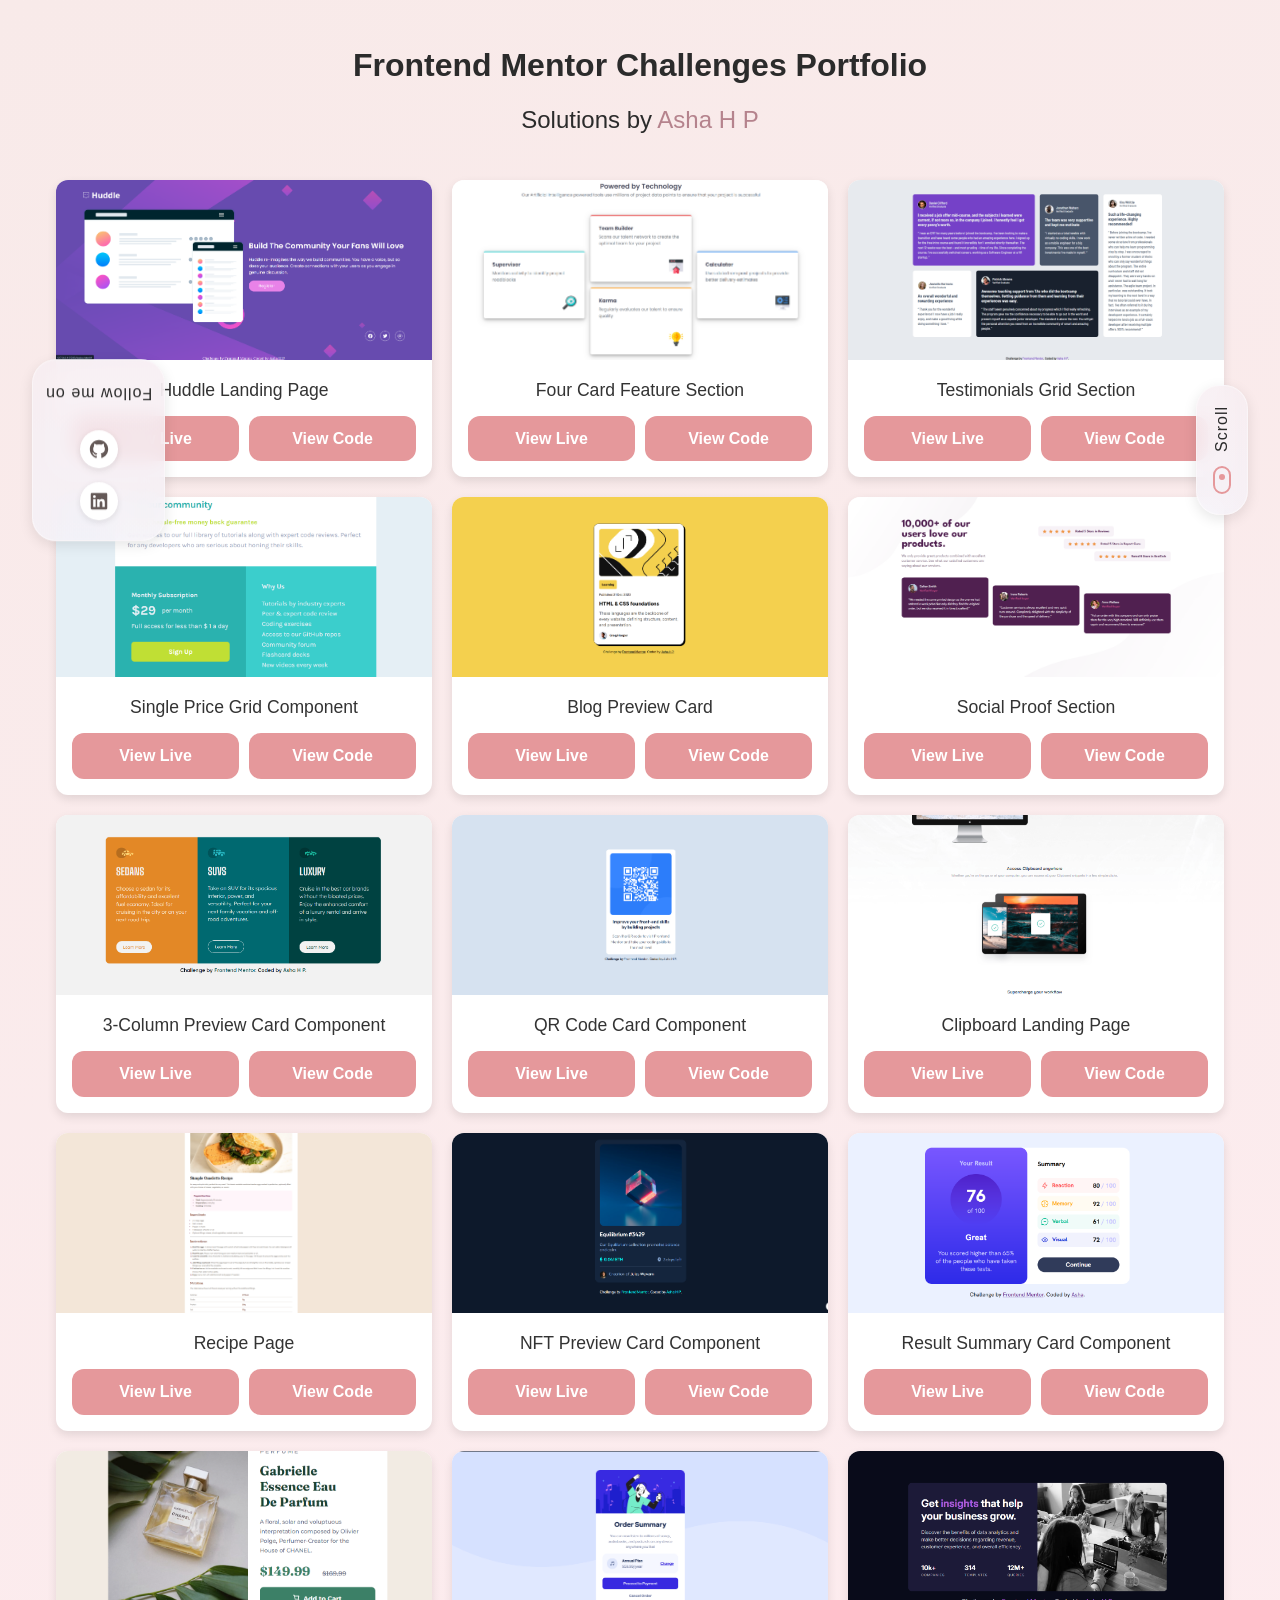
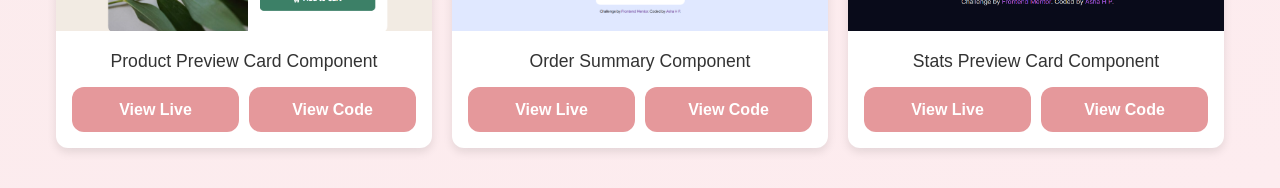
<file: index.html>
<!DOCTYPE html>
<html lang="en">
<head>
  <meta charset="UTF-8">
  <meta name="viewport" content="width=device-width, initial-scale=1.0">
  <title>Frontend Mentor Challenges Portfolio</title>
  <link rel="stylesheet" href="styles.css">
</head>
<body>
  <!--  Social Links Section -->
<header class="social-header">
  <div class="social-container">
    
    <div class="social-links">
      <h1>Follow me on</h1>
      <a href="https://github.com/asha-16" target="_blank" aria-label="GitHub">
        <img src="images/icon-github.svg" alt="GitHub" />
      </a>
      <a href="https://www.linkedin.com/in/ashahp11/" target="_blank" aria-label="LinkedIn">
        <img src="images/icon-linkedin.svg" alt="LinkedIn" />
      </a>
    </div>
  </div>
</header>

  <!-- 🌸 Scroll Down Indicator -->
  <div class="scroll-indicator">
    <div class="scroll-text">Scroll</div>
    <div class="scroll-arrow"></div>
  </div>


  <h1>Frontend Mentor Challenges Portfolio</h1>
  <h2>Solutions by <a href="https://github.com/asha-16" target="_blank">Asha H P</a></h2>

  <div class="grid">

    <!-- Huddle Landing Page -->
     <div class="card">
      <img src="huddle-landing-page\screenshot.png" alt="Huddle Landing Page Screenshot">
      <div class="card-content">
        <h2>Huddle Landing Page</h2>
        <div class="buttons">
          <a href="huddle-landing-page/" target="_blank">View Live</a>
          <a href="https://github.com/asha-16/frontend-mentor-projects/tree/main/huddle-landing-page" target="_blank">View Code</a>
        </div>
      </div>
    </div>


    <!-- Four Card Feature Section -->
    <div class="card">
      <img src="four-card-feature/screenshot.png" alt="Four Card Feature Screenshot">
      <div class="card-content">
        <h2>Four Card Feature Section</h2>
        <div class="buttons">
          <a href="four-card-feature/" target="_blank">View Live</a>
          <a href="https://github.com/asha-16/frontend-mentor-projects/tree/main/four-card-feature" target="_blank">View Code</a>
        </div>
      </div>
    </div>


    <!-- Testimonials Grid Section -->
    <div class="card">
      <img src="testimonials-grid/screenshot.png" alt="Testimonials Grid Screenshot">
      <div class="card-content">
        <h2>Testimonials Grid Section</h2>
        <div class="buttons">
          <a href="testimonials-grid/" target="_blank">View Live</a>
          <a href="https://github.com/asha-16/frontend-mentor-projects/tree/main/testimonials-grid" target="_blank">View Code</a>
        </div>
      </div>
    </div>

    <!-- Single Price Grid -->
    <div class="card">
      <img src="single-price-grid/screenshot.png" alt="Single Price Grid Screenshot">
      <div class="card-content">
        <h2>Single Price Grid Component</h2>
        <div class="buttons">
          <a href="single-price-grid/" target="_blank">View Live</a>
          <a href="https://github.com/asha-16/frontend-mentor-projects/tree/main/single-price-grid" target="_blank">View Code</a>
        </div>
      </div>
    </div>

     <!-- Blog Preview card -->
    <div class="card">
      <img src="blog-preview-card\screenshot.png" alt="Blog Preview card Screenshot">
      <div class="card-content">
        <h2>Blog Preview Card</h2>
        <div class="buttons">
          <a href="blog-preview-card" target="_blank">View Live</a>
          <a href="https://github.com/asha-16/frontend-mentor-projects/tree/main/blog-preview-card" target="_blank">View Code</a>
        </div>
      </div>
    </div>

     <!-- Social Proof Section -->
    <div class="card">
      <img src="social-proof-section/screenshot.png" alt="Social Proof Screenshot">
      <div class="card-content">
        <h2>Social Proof Section</h2>
        <div class="buttons">
          <a href="social-proof-section/" target="_blank">View Live</a>
          <a href="https://github.com/asha-16/frontend-mentor-projects/tree/main/single-price-grid" target="_blank">View Code</a>
        </div>
      </div>
    </div>

    <!-- 3-Column Preview Card -->
    <div class="card">
      <img src="3-column-preview-card/screenshot.png" alt="3-Column Preview Screenshot">
      <div class="card-content">
        <h2>3-Column Preview Card Component</h2>
        <div class="buttons">
          <a href="3-column-preview-card/" target="_blank">View Live</a>
          <a href="https://github.com/asha-16/frontend-mentor-projects/tree/main/3-column-preview-card" target="_blank">View Code</a>
        </div>
      </div>
    </div>

    <!-- Qr code card component -->
    <div class="card">
      <img src="qr-code-component\screenshot.png" alt="Qr code card Screenshot">
      <div class="card-content">
        <h2>QR Code Card Component</h2>
        <div class="buttons">
          <a href="qr-code-component" target="_blank">View Live</a>
          <a href="https://github.com/asha-16/frontend-mentor-projects/tree/main/qr-code-component" target="_blank">View Code</a>
        </div>
      </div>
    </div>

    <!-- Clipboard landing page -->
    <div class="card">
      <img src="clipboard-landing-page\screenshot.png" alt="Clipboard landing page Screenshot">
      <div class="card-content">
        <h2>Clipboard Landing Page</h2>
        <div class="buttons">
          <a href="clipboard-landing-page" target="_blank">View Live</a>
          <a href="https://github.com/asha-16/frontend-mentor-projects/tree/main/clipboard-landing-page" target="_blank">View Code</a>
        </div>
      </div>
    </div>

    <!-- Recipe page -->
     <div class="card">
      <img src="recipe-page\screenshot.png" alt="Recipe page Screenshot">
      <div class="card-content">
        <h2>Recipe Page</h2>
        <div class="buttons">
          <a href="recipe-page/" target="_blank">View Live</a>
          <a href="https://github.com/asha-16/frontend-mentor-projects/tree/main/recipe-page" target="_blank">View Code</a>
        </div>
      </div>
    </div>

   

    <!-- NFT Preview Card -->
    <div class="card">
      <img src="nft-preview-card/screenshot.png" alt="NFT Preview Card Screenshot">
      <div class="card-content">
        <h2>NFT Preview Card Component</h2>
        <div class="buttons">
          <a href="nft-preview-card/" target="_blank">View Live</a>
          <a href="https://github.com/asha-16/frontend-mentor-projects/tree/main/nft-preview-card" target="_blank">View Code</a>
        </div>
      </div>
    </div>

    <!-- Result Summary Card -->
    <div class="card">
      <img src="result-summary-card/screenshot.png" alt="Result Summary Screenshot">
      <div class="card-content">
        <h2>Result Summary Card Component</h2>
        <div class="buttons">
          <a href="result-summary-card/" target="_blank">View Live</a>
          <a href="https://github.com/asha-16/frontend-mentor-projects/tree/main/result-summary-card" target="_blank">View Code</a>
        </div>
      </div>
    </div>

    <!-- Product Preview Card -->
    <div class="card">
      <img src="product-preview-card/screenshot.png" alt="Product Preview Screenshot">
      <div class="card-content">
        <h2>Product Preview Card Component</h2>
        <div class="buttons">
          <a href="product-preview-card/" target="_blank">View Live</a>
          <a href="https://github.com/asha-16/frontend-mentor-projects/tree/main/product-preview-card" target="_blank">View Code</a>
        </div>
      </div>
    </div>

    <!-- Order Summary Component -->
    <div class="card">
      <img src="order-summary-component/screenshot.png" alt="Order Summary Screenshot">
      <div class="card-content">
        <h2>Order Summary Component</h2>
        <div class="buttons">
          <a href="order-summary-component/" target="_blank">View Live</a>
          <a href="https://github.com/asha-16/frontend-mentor-projects/tree/main/order-summary-component" target="_blank">View Code</a>
        </div>
      </div>
    </div>

    

    <!-- Stats Preview Card -->
    <div class="card">
      <img src="stats-preview-card/screenshot.png" alt="Stats Preview Screenshot">
      <div class="card-content">
        <h2>Stats Preview Card Component</h2>
        <div class="buttons">
          <a href="stats-preview-card/" target="_blank">View Live</a>
          <a href="https://github.com/asha-16/frontend-mentor-projects/tree/main/stats-preview-card" target="_blank">View Code</a>
        </div>
      </div>
    </div>

   

    


    


    

  </div>

</body>
</html>
</file>
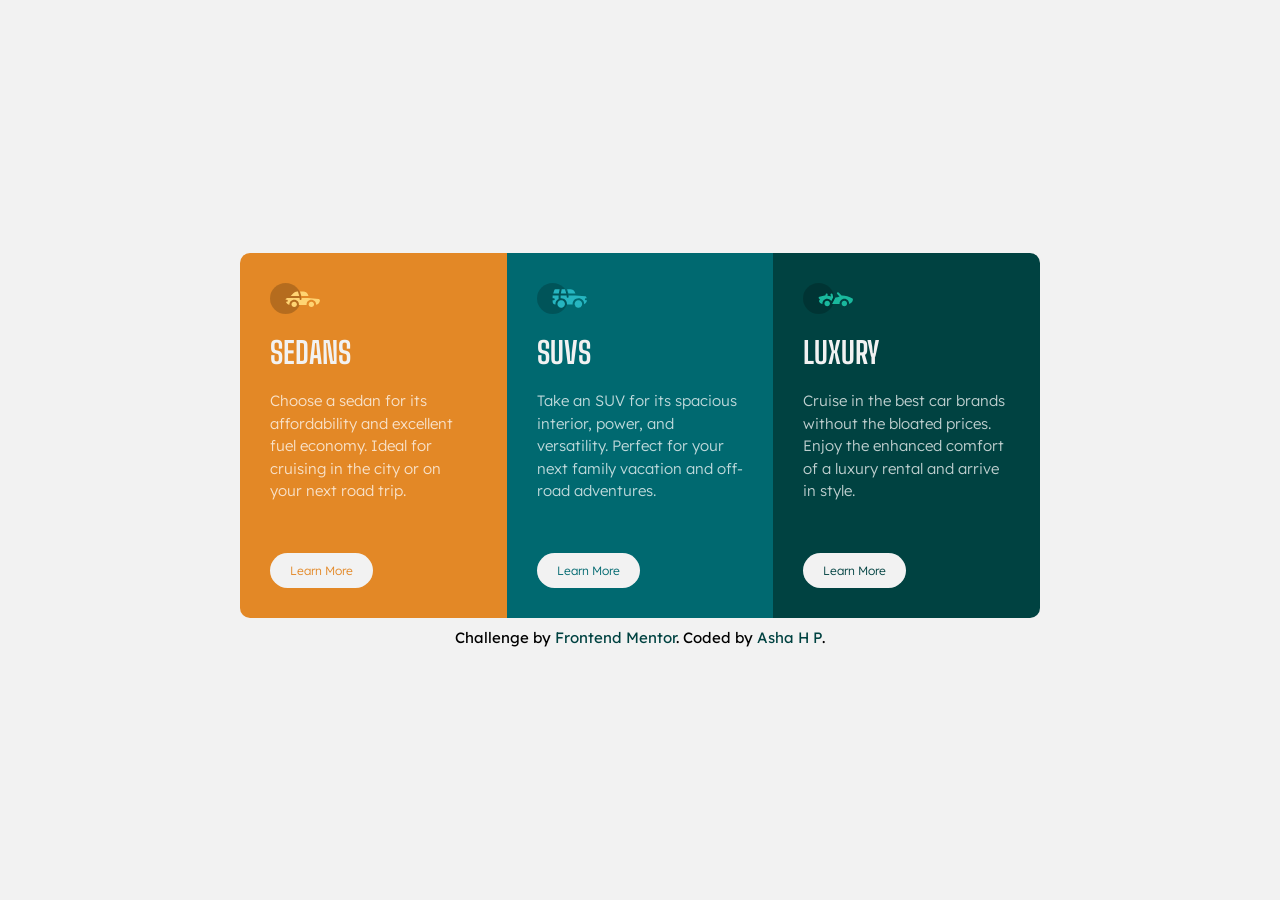
<file: 3-column-preview-card/index.html>
<!DOCTYPE html>
<html lang="en">
<head>
  <meta charset="UTF-8">
  <meta name="viewport" content="width=device-width, initial-scale=1.0"> <!-- displays site properly based on user's device -->

  <link rel="preconnect" href="https://fonts.googleapis.com">
  <link rel="preconnect" href="https://fonts.gstatic.com" crossorigin>
  <link href="https://fonts.googleapis.com/css2?family=Inter:ital,opsz,wght@0,14..32,100..900;1,14..32,100..900&family=Lexend+Deca:wght@100..900&family=Red+Hat+Display:ital,wght@0,300..900;1,300..900&display=swap" rel="stylesheet">
  
  <link rel="preconnect" href="https://fonts.googleapis.com">
  <link rel="preconnect" href="https://fonts.gstatic.com" crossorigin>
  <link href="https://fonts.googleapis.com/css2?family=Big+Shoulders:opsz,wght@10..72,100..900&family=Inter:ital,opsz,wght@0,14..32,100..900;1,14..32,100..900&family=Lexend+Deca:wght@100..900&family=Red+Hat+Display:ital,wght@0,300..900;1,300..900&display=swap" rel="stylesheet">
  
  <link rel="icon" type="image/png" sizes="32x32" href="./images/favicon-32x32.png">

  <link rel="stylesheet" href="styles.css">
  
  <title>Frontend Mentor | 3-column preview card component</title>

</head>
<body>

  <main class="main-container">
    <!-- CARD 1-->
    <div class="cards card-1">
      <img class="card-icon" src="images/icon-sedans.svg" alt="sedans icon">
      <h2 class="card-heading"> SEDANS</h2>
      <p class="card-paragraph">Choose a sedan for its affordability and excellent fuel economy. Ideal for cruising in the city or on your next road trip.</p>
      <a class="learn-more-button button-1" href="#">Learn More</a>
    </div>

    <!-- CARD 2-->
    <div class="cards card-2">
      <img class="card-icon" src="images/icon-suvs.svg" alt="suvs icon">
      <h2 class="card-heading"> SUVS</h2>
      <p class="card-paragraph">Take an SUV for its spacious interior, power, and versatility. Perfect for your next family vacation and off-road adventures.</p>
      <a class="learn-more-button button-2" href="#">Learn More</a>
    </div>

    <!-- CARD 3-->
    <div class="cards card-3">
      <img class="card-icon" src="images/icon-luxury.svg" alt="luxury icon">
      <h2 class="card-heading">LUXURY</h2>
      <p class="card-paragraph">Cruise in the best car brands without the bloated prices. Enjoy the enhanced comfort of a luxury rental and arrive in style.</p>
      <a class="learn-more-button button-3" href="#">Learn More</a>
    </div>
  </main>
  
 
  <div class="attribution">
    Challenge by <a href="https://www.frontendmentor.io?ref=challenge" target="_blank">Frontend Mentor</a>. 
    Coded by <a href="https://github.com/asha-16">Asha H P</a>.
  </div>
</body>
</html>
</file>
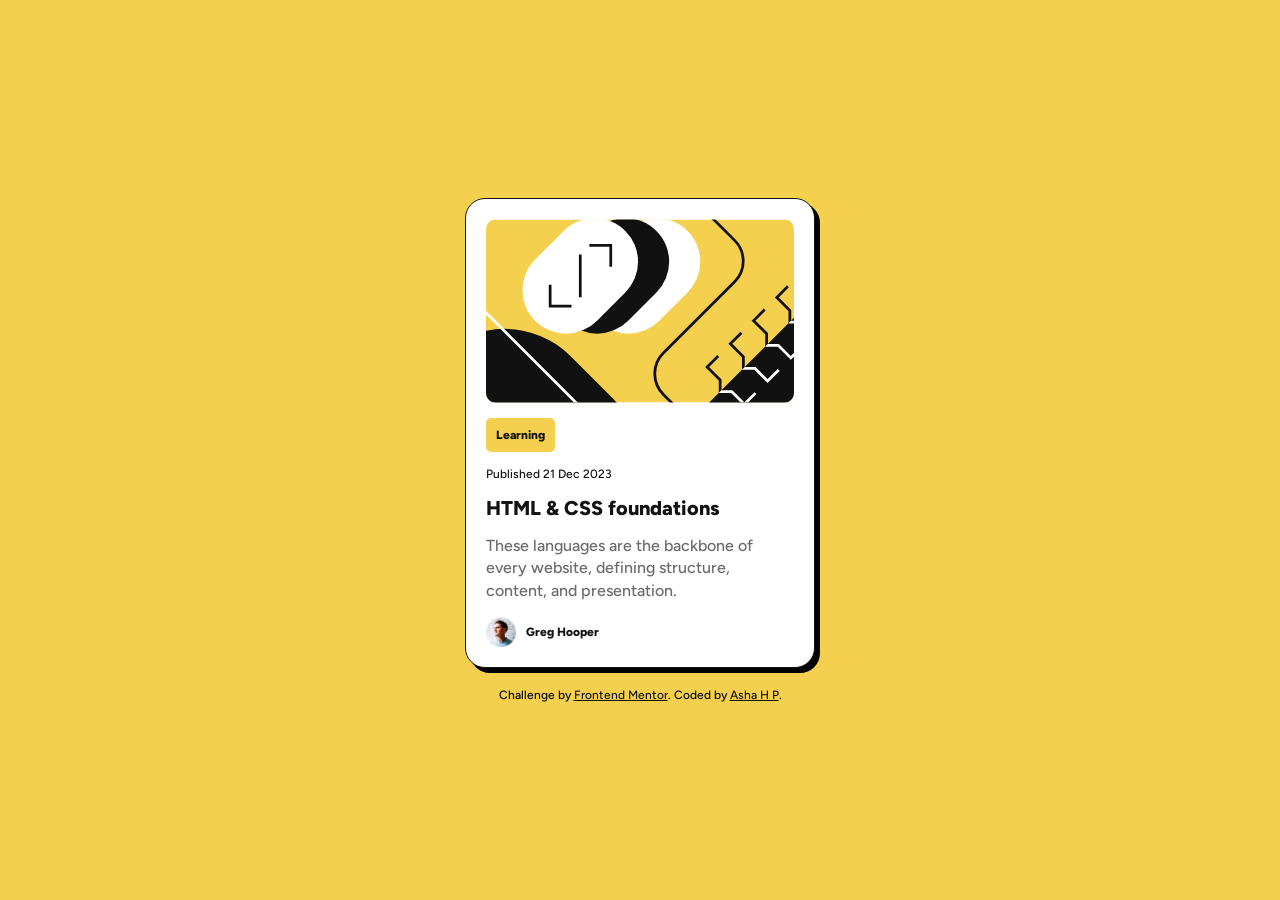
<file: blog-preview-card/index.html>
<!DOCTYPE html>
<html lang="en">
<head>
  <meta charset="UTF-8">
  <meta name="viewport" content="width=device-width, initial-scale=1.0"> <!-- displays site properly based on user's device -->

  <link rel="icon" type="image/png" sizes="32x32" href="./assets/images/favicon-32x32.png">

  <link rel="preconnect" href="https://fonts.googleapis.com">
  <link rel="preconnect" href="https://fonts.gstatic.com" crossorigin>
  <link href="https://fonts.googleapis.com/css2?family=Figtree:ital,wght@0,300..900;1,300..900" rel="stylesheet">
  
  <link rel="stylesheet" href="styles.css">
  
  <title>Frontend Mentor | Blog preview card</title>

</head>
<body>

  <article class="blog-card">
      <img class="blog-card__image" src="assets\images\illustration-article.svg" alt="illustration-article">
      <span>Learning</span>
      <p class="blog-card__date">Published 21 Dec 2023</p>
      <h3 class="blog-card__title">HTML & CSS foundations</h3>
      <p class="blog-card__text">These languages are the backbone of every website, defining structure, content, and presentation.</p>
      <div class="blog-card__profile">
          <img class="profile__avatar" src="assets\images\image-avatar.webp" alt="avatar">
          <p class="profile__name">Greg Hooper</p>
      </div>
  </article>
  
  <div class="attribution">
    Challenge by <a href="https://www.frontendmentor.io?ref=challenge" target="_blank">Frontend Mentor</a>. 
    Coded by <a href="https://github.com/asha-16" target="_blank">Asha H P</a>.
  </div>
</body>
</html>
</file>
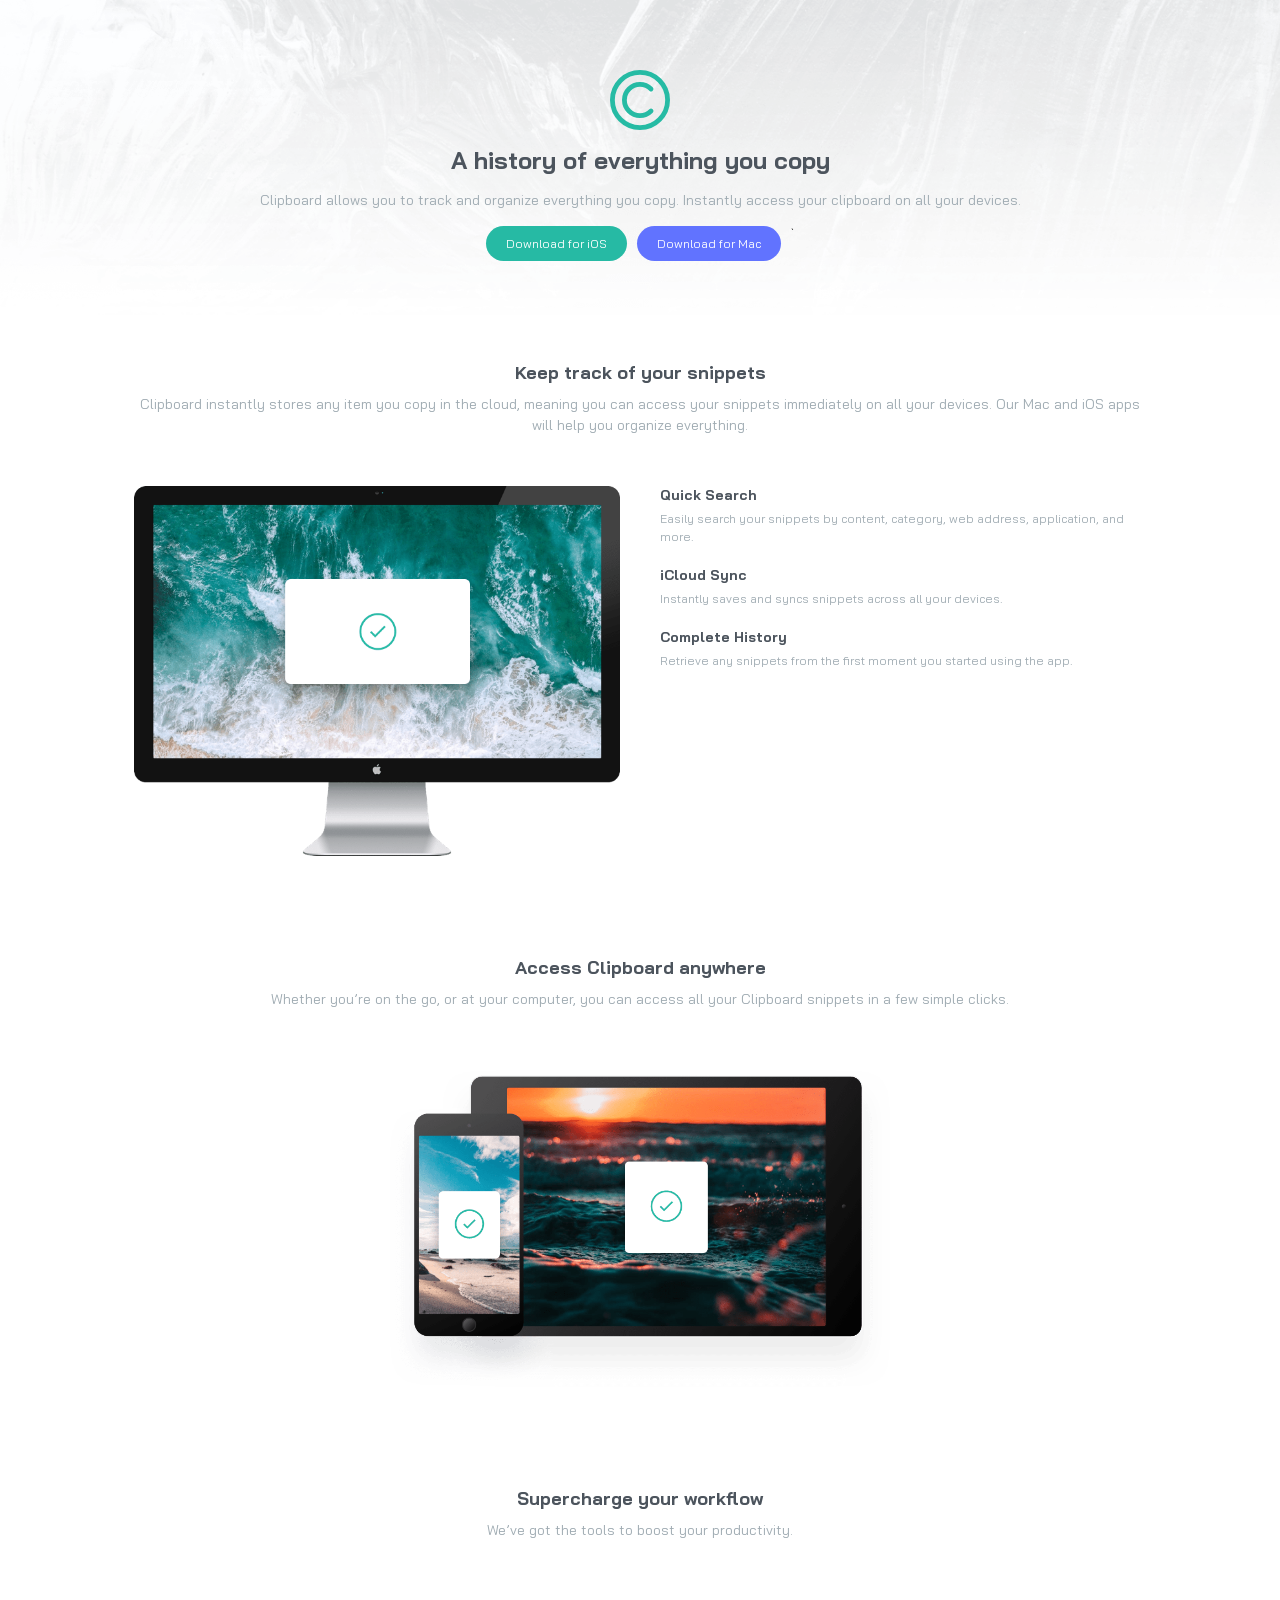
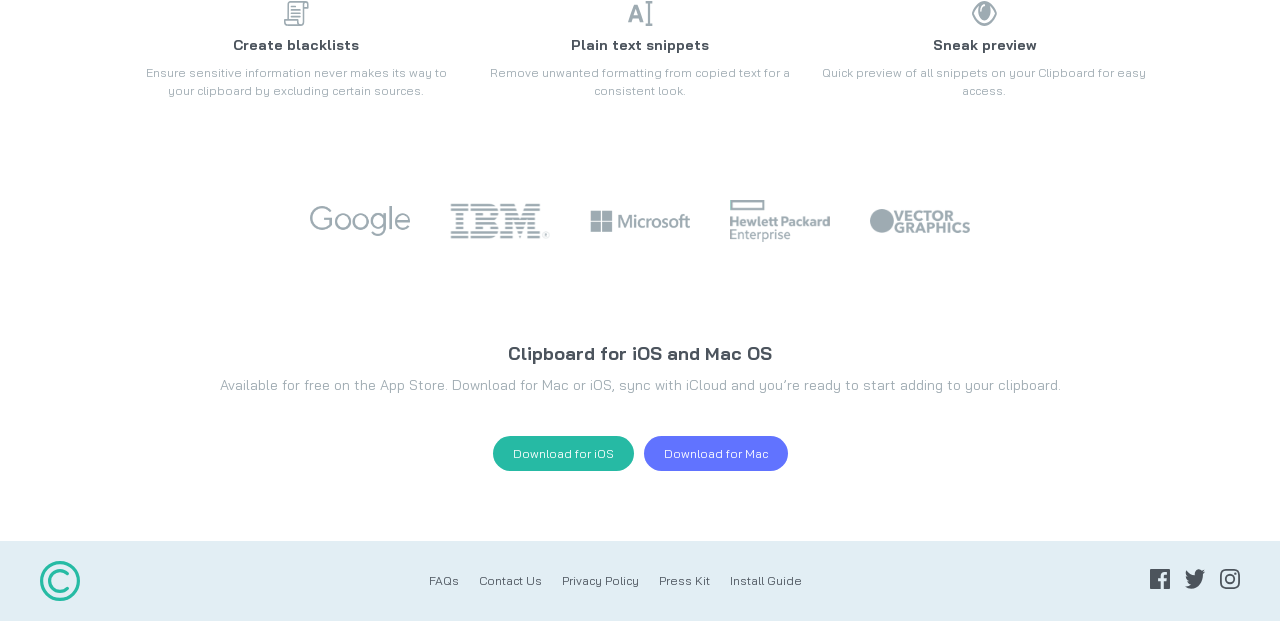
<file: clipboard-landing-page/index.html>
<!DOCTYPE html>
<html lang="en">
<head>
  <meta charset="UTF-8">
  <meta name="viewport" content="width=device-width, initial-scale=1.0"> <!-- displays site properly based on user's device -->

  <link rel="icon" type="image/png" sizes="32x32" href="./images/favicon-32x32.png">
  
  <link rel="preconnect" href="https://fonts.googleapis.com">
  <link rel="preconnect" href="https://fonts.gstatic.com" crossorigin>
  <link href="https://fonts.googleapis.com/css2?family=Bai+Jamjuree:ital,wght@0,200;0,300;0,400;0,500;0,600;0,700;1,200;1,300;1,400;1,500;1,600;1,700&family=Barlow+Semi+Condensed:ital,wght@0,100;0,200;0,300;0,400;0,500;0,600;0,700;0,800;0,900;1,100;1,200;1,300;1,400;1,500;1,600;1,700;1,800;1,900&family=Big+Shoulders:opsz,wght@10..72,100..900&family=Figtree:ital,wght@0,300..900;1,300..900&family=Inter:ital,opsz,wght@0,14..32,100..900;1,14..32,100..900&family=Karla:ital,wght@0,200..800;1,200..800&family=Kumbh+Sans:wght@100..900&family=League+Spartan:wght@100..900&family=Lexend+Deca:wght@100..900&family=Open+Sans:ital,wght@0,300..800;1,300..800&family=Outfit:wght@100..900&family=Poppins:ital,wght@0,100;0,200;0,300;0,400;0,500;0,600;0,700;0,800;0,900;1,100;1,200;1,300;1,400;1,500;1,600;1,700;1,800;1,900&family=Red+Hat+Display:ital,wght@0,300..900;1,300..900&display=swap" rel="stylesheet">
    
  <link rel="stylesheet" href="styles.css">

  <title>Frontend Mentor | Clipboard landing page</title>
</head>
<body>

  <main class="main-container">
    <!-- HERO SECTION -->
    <section  class="hero-section">
      <img class="logo" src="images\logo.svg" alt="logo">
      <h1 class="heading hero__heading">A history of everything you copy</h1>
      <p class="text hero__text">Clipboard allows you to track and organize everything you 
        copy. Instantly access your clipboard on all your devices.
      </p>
      <div class="hero__actions">
        <a class="btn ios-btn" href="">Download for iOS</a>
        <a class="btn mac-btn" href="">Download for Mac</a>`
      </div>
    </section>

    <!-- FEATURES SECTION -->
     <section class="features-section">
        <div class="features__text">
          <h2 class="heading features__heading">Keep track of your snippets</h2>
          <p class="text features__desc">Clipboard instantly stores any item you copy in the cloud, 
          meaning you can access your snippets immediately on all your 
          devices. Our Mac and iOS apps will help you organize everything.</p>
        </div>
       

        <div class="features-content">
          <img class="features__img" src="images\image-computer.png" alt="computer image">

          <div class="features">
            <div class="feature">
              <h3 class="heading feature-subhead">Quick Search</h3>
              <p class="text feature-text">Easily search your snippets by content, category, web address, application, and more.</p>
            </div>

            <div class="feature">
              <h3 class="heading feature-subhead">iCloud Sync</h3>
              <p class="text feature-text"> Instantly saves and syncs snippets across all your devices.</p>
            </div>

            <div class="feature">
              <h3 class="heading feature-subhead"> Complete History</h3>
              <p class="text feature-text">Retrieve any snippets from the first moment you started using the app.</p>
            </div>
          </div>

        </div>
     </section>

     <!--  SECTION 3 -->
     <section class="access-section">
      
            <h2 class="heading access-section__heading"> Access Clipboard anywhere</h2>
            <p class="text access-section__text"> Whether you’re on the go, or at your computer, you can access all your Clipboard 
                snippets in a few simple clicks.</p>
            <img src="images\image-devices.png" alt="devices image">
     </section>


     <!--  SECTION 4 -->
    <section class="supercharge-section">
      <h2 class="heading section-subhead">Supercharge your workflow</h2>
      <p class="text section-text">We’ve got the tools to boost your productivity.</p>

      <div class="tools">
        <div class="tool">
          <img src="images/icon-blacklist.svg" alt="blacklist icon" class="tool__icon">
          <h3 class=" heading tool__title">Create blacklists</h3>
          <p class=" text tool__description">
            Ensure sensitive information never makes its way to your clipboard by excluding certain sources.
          </p>
        </div>

        <div class="tool">
          <img src="images/icon-text.svg" alt="text icon" class="tool__icon">
          <h3 class="heading tool__title">Plain text snippets</h3>
          <p class="text tool__description">
            Remove unwanted formatting from copied text for a consistent look.
          </p>
        </div>

        <div class="tool">
          <img src="images/icon-preview.svg" alt="preview icon" class="tool__icon">
          <h3 class="heading tool__title">Sneak preview</h3>
          <p class="text tool__description">
            Quick preview of all snippets on your Clipboard for easy access.
          </p>
        </div>
     </div>
      
    </section>

    <section class="clients-section">
      <div class="clients__logos">
        <img src="images/logo-google.png" alt="Google logo" class="clients__logo">
        <img src="images/logo-ibm.png" alt="IBM logo" class="clients__logo">
        <img src="images/logo-microsoft.png" alt="Microsoft logo" class="clients__logo">
        <img src="images/logo-hp.png" alt="HP logo" class="clients__logo">
        <img src="images/logo-vector-graphics.png" alt="Vector Graphics logo" class="clients__logo">
      </div>
    </section>

    <section>
      <div class="cta-section">
        <h2 class="heading cta-section__heading">Clipboard for iOS and Mac OS</h2>
        <p class="text cta-section__text">Available for free on the App Store. Download for Mac or iOS, sync with iCloud 
          and you’re ready to start adding to your clipboard.
        </p>
        <div class="cta-section__actions">
          <a class="btn ios-btn" href="">Download for iOS</a>
          <a class="btn mac-btn" href="">Download for Mac</a>
        </div>
      </div>
    </section>

   

  </main>

   <footer>
      <img class="logo footer__logo" src="images\logo.svg" alt="logo">
      <div class="footer__links">
        <a class="footer__link" href="">FAQs</a>
        <a class="footer__link" href="">Contact Us</a>
        <a class="footer__link" href="">Privacy Policy</a>
        <a class="footer__link" href="">Press Kit</a>
        <a class="footer__link" href="">Install Guide</a>
      </div>
      <div class="social-icons">
        <a href="#"><img src="images/icon-facebook.svg" alt="Facebook icon" class="social-icon"></a>
        <a href="#"><img src="images/icon-twitter.svg" alt="Twitter icon" class="social-icon"></a>
        <a href="#"><img src="images/icon-instagram.svg" alt="Instagram icon" class="social-icon"></a>
      </div>
    </footer>
    
  <!--
  <footer>
    <p class="attribution">
      Challenge by <a href="https://www.frontendmentor.io?ref=challenge" target="_blank">Frontend Mentor</a>. 
      Coded by <a href="#">Your Name Here</a>.
    </p>
  </footer>
  -->
  
</body>
</html>
</file>
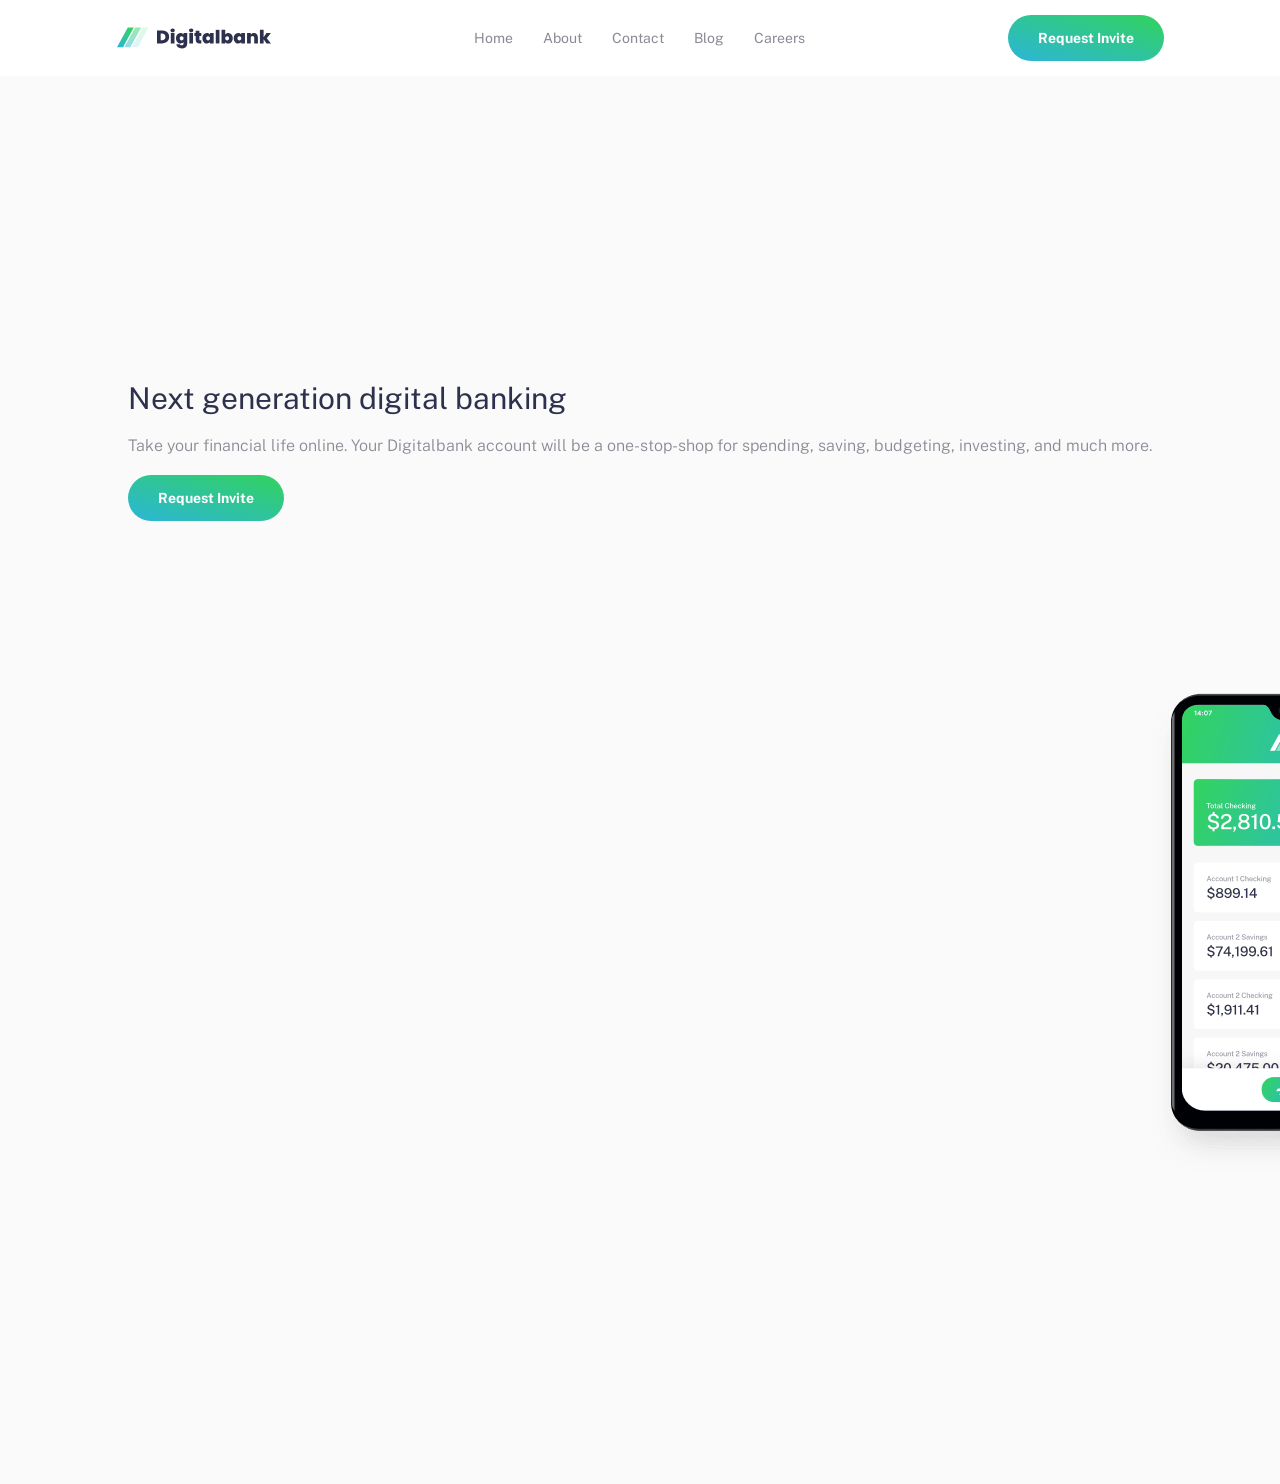
<file: digitalbank-landing-page-master/index.html>
<!DOCTYPE html>
<html lang="en">
<head>
  <meta charset="UTF-8">
  <meta name="viewport" content="width=device-width, initial-scale=1.0"> <!-- displays site properly based on user's device -->

  <link rel="icon" type="image/png" sizes="32x32" href="./images/favicon-32x32.png">

  <link rel="preconnect" href="https://fonts.googleapis.com">
  <link rel="preconnect" href="https://fonts.gstatic.com" crossorigin>
  <link href="https://fonts.googleapis.com/css2?family=Public+Sans:ital,wght@0,100..900;1,100..900&display=swap" rel="stylesheet">
  
  <link rel="stylesheet" href="styles.css">

  <title>Frontend Mentor | Digitalbank landing page</title>

</head>
<body>

  <!-- HEADER -->
  <header class="header">
    <img src="images\logo-dark.svg" alt="logo">
    <ul class="nav-items">
      <li class="nav-item">Home</li>
      <li class="nav-item">About</li>
      <li class="nav-item">Contact</li>
      <li class="nav-item">Blog</li>
      <li class="nav-item">Careers</li>
    </ul>
    <a class="request-invite-btn" href="#"> Request Invite</a>
  </header>


  <!-- HERO SECTION -->
   <section class="hero-section">
    <div class="wrapper">
       <div class="hero-content">
        <h1 class="hero-heading">Next generation digital banking</h1>
        <p class="paragraphs">Take your financial life online. Your Digitalbank account will be a one-stop-shop 
        for spending, saving, budgeting, investing, and much more.</p>
        <a class="request-invite-btn" href="#"> Request Invite</a>
      </div>
      <div class="hero-image">
        <img class="hero-image-01" src="images\bg-intro-desktop.svg" alt="bg-intro-desktop">
        <img class="hero-image-02" src="images\image-mockups.png" alt="image-mockups">
      </div>
    </div>
   
    
   </section>




  <!--
  
  Why choose Digitalbank?

  We leverage Open Banking to turn your bank account into your financial hub. Control 
  your finances like never before.

  Online Banking
  Our modern web and mobile applications allow you to keep track of your finances 
  wherever you are in the world.

  Simple Budgeting
  See exactly where your money goes each month. Receive notifications when you’re 
  close to hitting your limits.

  Fast Onboarding
  We don’t do branches. Open your account in minutes online and start taking control 
  of your finances right away.

  Open API
  Manage your savings, investments, pension, and much more from one account. Tracking 
  your money has never been easier.

  

  Latest Articles

  By Claire Robinson
  Receive money in any currency with no fees
  The world is getting smaller and we’re becoming more mobile. So why should you be 
  forced to only receive money in a single …

  By Wilson Hutton
  Treat yourself without worrying about money
  Our simple budgeting feature allows you to separate out your spending and set 
  realistic limits each month. That means you …

  By Wilson Hutton
  Take your Digitalbank card wherever you go
  We want you to enjoy your travels. This is why we don’t charge any fees on purchases 
  while you’re abroad. We’ll even show you …

  By Claire Robinson
  Our invite-only Beta accounts are now live!
  After a lot of hard work by the whole team, we’re excited to launch our closed beta. 
  It’s easy to request an invite through the site ...

  

  About Us
  Contact
  Blog
  Careers
  Support
  Privacy Policy

  Request Invite

  © Digitalbank. All Rights Reserved 
  
  <div class="attribution">
    Challenge by <a href="https://www.frontendmentor.io?ref=challenge" target="_blank">Frontend Mentor</a>. 
    Coded by <a href="#">Your Name Here</a>.  -->
  </div>
</body>
</html>
</file>
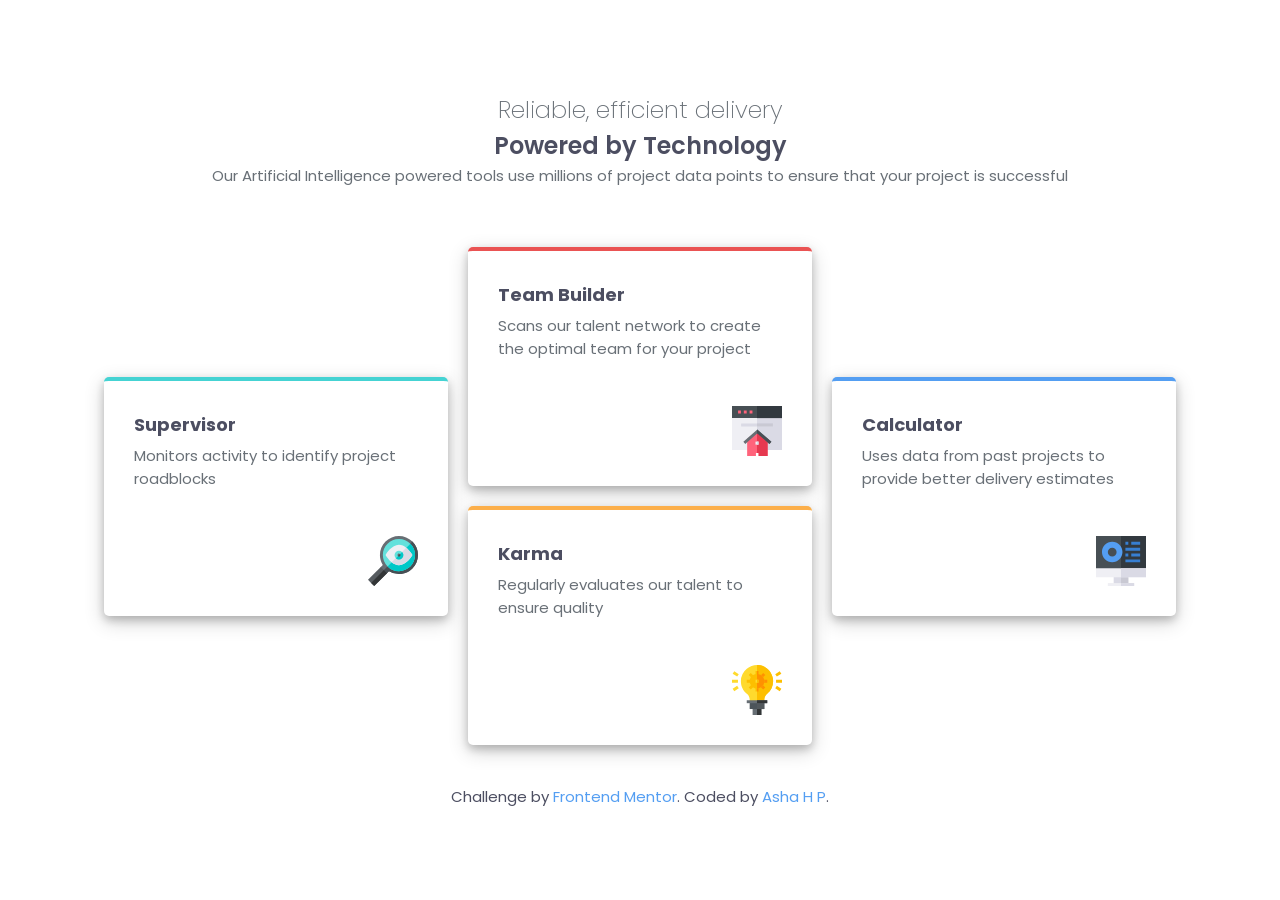
<file: four-card-feature/index.html>
<!DOCTYPE html>
<html lang="en">
<head>
  <meta charset="UTF-8">
  <meta name="viewport" content="width=device-width, initial-scale=1.0"> <!-- displays site properly based on user's device -->

  <link rel="icon" type="image/png" sizes="32x32" href="./images/favicon-32x32.png">

  <link rel="preconnect" href="https://fonts.googleapis.com">
<link rel="preconnect" href="https://fonts.gstatic.com" crossorigin>
<link href="https://fonts.googleapis.com/css2?family=Poppins:ital,wght@0,100;0,200;0,300;0,400;0,500;0,600;0,700;0,800;0,900;1,100;1,200;1,300;1,400;1,500;1,600;1,700;1,800;1,900&display=swap" rel="stylesheet">
  
  <title>Frontend Mentor | Four card feature section</title>

  <link rel="stylesheet" href="styles.css">

  <link rel="stylesheet" href="queries.css">
  
</head>
<body>

  <main class="main-container">
    <div class="heading-paragraph-container">
      <h1 class="heading">Reliable, efficient delivery</h1>
      <h2 class="subheading"> Powered by Technology</h2>
      <p class="main-paragraph"> Our Artificial Intelligence powered tools use millions of project data points to ensure that your project is successful</p>
    </div>
    
    <section class="cards-container">
      <!-- CARD 1-->
      <div class="cards card-1">
        <h3 class="card-heading">Supervisor</h3>
        <p class="card-paragraph">Monitors activity to identify project roadblocks</p>
        <img class="icons" src="images\icon-supervisor.svg" alt="supervison icon">
      </div>

      <!-- CARD 2, CARD 3 CONATAINER -->
      <div class="card2-card3-container">
        <!-- CARD 2-->
        <div class="cards card-2">
          <h3 class="card-heading">Team Builder</h3>
          <p class="card-paragraph">Scans our talent network to create the optimal team for your project</p>
          <img class="icons" src="images\icon-team-builder.svg" alt="teambuilder icon">
        </div>

        <!-- CARD 3-->
        <div class="cards card-3">
          <h3 class="card-heading">Karma</h3>
          <p class="card-paragraph">Regularly evaluates our talent to ensure quality</p>
          <img class="icons" src="images\icon-karma.svg" alt="karma icon">
        </div>
      </div>
 
      <!-- CARD 4 -->
      <div class="cards card-4">
        <h3 class="card-heading">Calculator</h3>
        <p class="card-paragraph">Uses data from past projects to provide better delivery estimates</p>
        <img class="icons" src="images\icon-calculator.svg" alt="calculator icon">
      </div>

    </section>

  </main>
  

  
  <footer>
    <p class="attribution">
      Challenge by <a href="https://www.frontendmentor.io?ref=challenge" target="_blank">Frontend Mentor</a>. 
      Coded by <a href="https://github.com/asha-16" target="_blank">Asha H P</a>.
    </p>
  </footer>
</body>
</html>
</file>
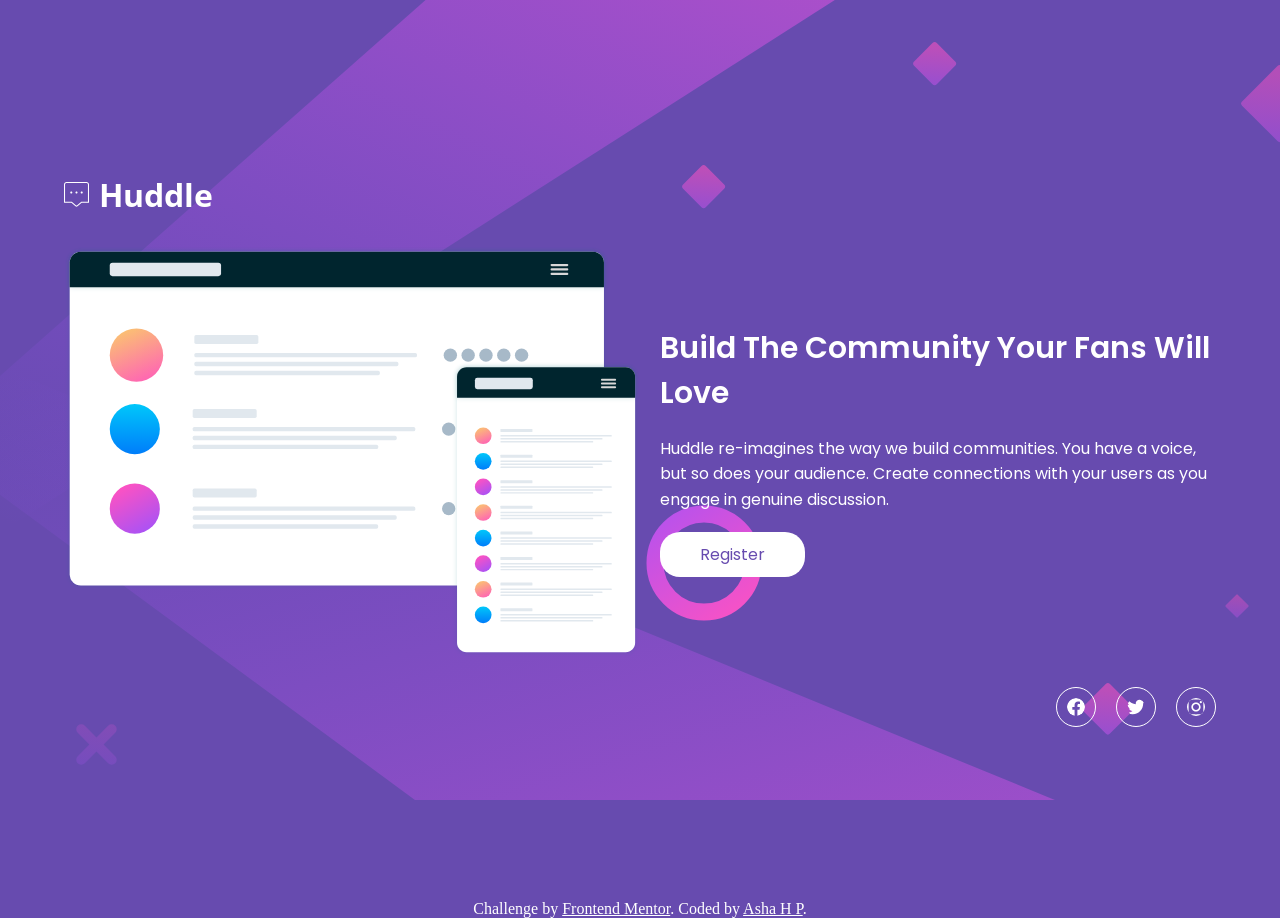
<file: huddle-landing-page/index.html>
<!DOCTYPE html>
<html lang="en">
<head>
  <meta charset="UTF-8">
  <meta name="viewport" content="width=device-width, initial-scale=1.0"> <!-- displays site properly based on user's device -->

  <link rel="icon" type="image/png" sizes="32x32" href="./images/favicon-32x32.png">

  <link rel="preconnect" href="https://fonts.googleapis.com">
  <link rel="preconnect" href="https://fonts.gstatic.com" crossorigin>
  <link href="https://fonts.googleapis.com/css2?family=Poppins:ital,wght@0,100;0,200;0,300;0,400;0,500;0,600;0,700;0,800;0,900;1,100;1,200;1,300;1,400;1,500;1,600;1,700;1,800;1,900" rel="stylesheet">
  
  <link rel="preconnect" href="https://fonts.googleapis.com">
  <link rel="preconnect" href="https://fonts.gstatic.com" crossorigin>
  <link href="https://fonts.googleapis.com/css2?family=Open+Sans:ital,wght@0,300..800;1,300..800" rel="stylesheet">

  <link rel="stylesheet" href="styles.css">
  
  <title>Frontend Mentor | Huddle landing page with single introductory section</title>

</head>
<body>

  <main class="huddle-landing-page">
    <header class="header">
      <img class="message-icon" src="images\message.svg" alt="message icon">
      <h1 class="huddle-logo">Huddle</h1>
    </header>
    
    <div class="huddle__content">
      <img  src="images\illustration-mockups.svg" alt="illustration">
      <div class="huddle__text">
        <h2 class="huddle_heading"> Build The Community Your Fans Will Love </h2>
        <p class="huddle_paragraph">
           Huddle re-imagines the way we build communities. You have a voice, but so does your audience. 
          Create connections with your users as you engage in genuine discussion. 
        </p>
        <a class="register-btn" href="#">Register</a>
      </div>
    </div>

    <div class="social-icons">
      <img class="icons social-icon" src="images\facebook.svg" alt="facebook icon">
      <img class="icons social-icon" src="images\twitter.svg" alt="twitter logo">
      <img class="icons social-icon" src="images\instagram.svg" alt="instagram logo">
    </div>
  </main>

 

  <footer>
    <p class="attribution">
      Challenge by <a href="https://www.frontendmentor.io?ref=challenge" target="_blank">Frontend Mentor</a>. 
      Coded by <a href="https://github.com/asha-16" target="_blank">Asha H P</a>.
    </p>
  </footer>
</body>
</html>
</file>
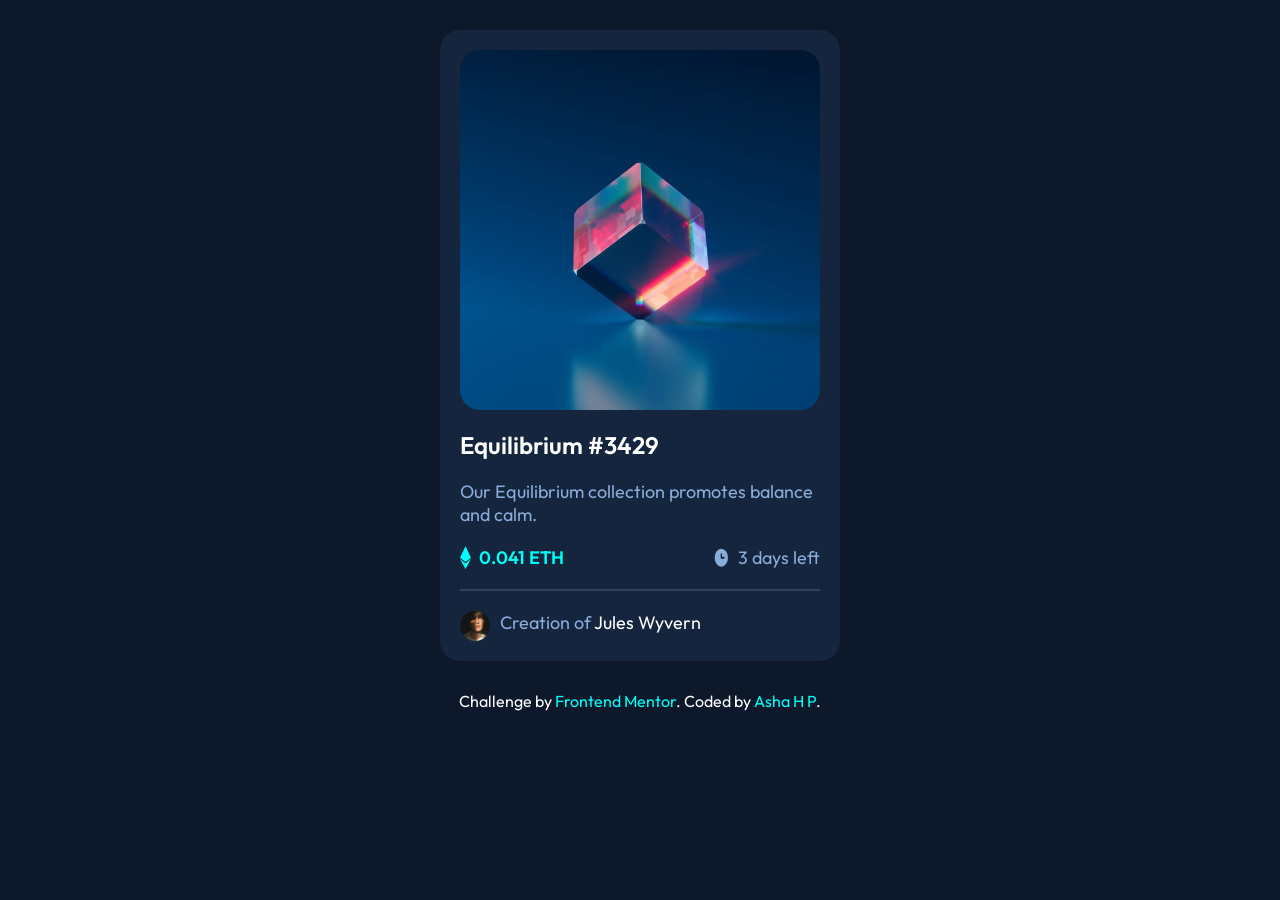
<file: nft-preview-card/index.html>
<!DOCTYPE html>
<html lang="en">
<head>
  <meta charset="UTF-8">
  <meta name="viewport" content="width=device-width, initial-scale=1.0"> <!-- displays site properly based on user's device -->

  <link rel="preconnect" href="https://fonts.googleapis.com">
  <link rel="preconnect" href="https://fonts.gstatic.com" crossorigin>
  <link href="https://fonts.googleapis.com/css2?family=Hanken+Grotesk:ital,wght@0,100..900;1,100..900&family=Inter:ital,opsz,wght@0,14..32,100..900;1,14..32,100..900&family=Outfit:wght@100..900&family=Poppins:ital,wght@0,100;0,200;0,300;0,400;0,500;0,600;0,700;0,800;0,900;1,100;1,200;1,300;1,400;1,500;1,600;1,700;1,800;1,900&family=Young+Serif&display=swap" rel="stylesheet">
  <link rel="icon" type="image/png" sizes="32x32" href="./images/favicon-32x32.png">
  <link rel="stylesheet" href="styles.css">
  
  <title>Frontend Mentor | NFT preview card component</title>

</head>
<body>

  <main class="container">

    <img class="equilibrium-image" src="images\image-equilibrium.jpg" alt="equilibrium image">

    <h1>Equilibrium #3429</h1>

    <p>Our Equilibrium collection promotes balance and calm.</p>

    <div class="value-time-container">

      <div class="value">
        <img src="images\icon-ethereum.svg" alt="ethereum icon">
        <p>0.041 ETH</p>
      </div>

      <div class="time">
        <img src="images\icon-clock.svg" alt="clock icon">
        <p> 3 days left</p>
      </div>

    </div>


    <div class="creator">
      <img src="images\image-avatar.png" alt="avatar image">
      <p> Creation of <span>Jules Wyvern</span></p>
    </div>
  </main>

  <div class="attribution">
    Challenge by <a class="attribution-links" href="https://www.frontendmentor.io?ref=challenge" target="_blank">Frontend Mentor</a>. 
    Coded by <a class="attribution-links" href="https://github.com/asha-16" target="_blank">Asha H P</a>.
  </div>

</body>
</html>
</file>
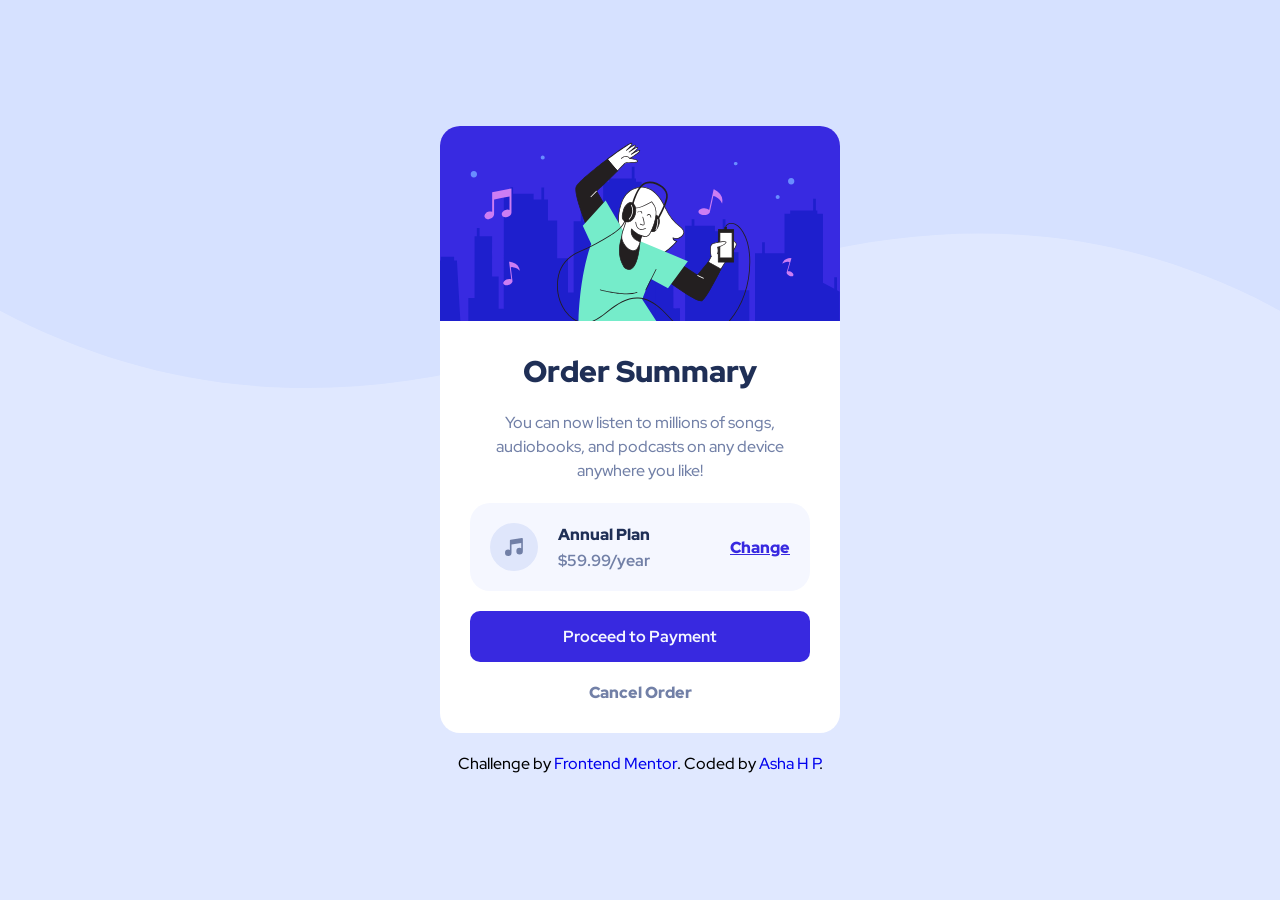
<file: order-summary-component/index.html>
<!DOCTYPE html>
<html lang="en">
<head>
  <meta charset="UTF-8">
  <meta name="viewport" content="width=device-width, initial-scale=1.0"> <!-- displays site properly based on user's device -->

  <link rel="preconnect" href="https://fonts.googleapis.com">
  <link rel="preconnect" href="https://fonts.gstatic.com" crossorigin>
  <link href="https://fonts.googleapis.com/css2?family=Red+Hat+Display:ital,wght@0,300..900;1,300..900&display=swap" rel="stylesheet">
  <link rel="icon" type="image/png" sizes="32x32" href="./images/favicon-32x32.png">
  <link rel="stylesheet" href="styles.css">
  <title>Frontend Mentor | Order summary card</title>

</head>
<body>

  <main class="main-flex-container">
    <img class="hero-image" src="images\illustration-hero.svg" alt="man listening to music">
  
    <div class="order-info-container">
      <h1>Order Summary</h1>
      <p class="order-description">You can now listen to millions of songs, audiobooks, and podcasts on any device anywhere you like!</p>

      <div class="annual-plan-flex-container">
        <div class="icon-plan-price-container">
          <img src="images\icon-music.svg" alt="music icon">
          <div class="annual-plan-price-container">
            <p class="selected-plan">Annual Plan</p>
            <p class="plan-price">$59.99/year</p>
          </div>
        </div>
        <a class="change-plan" href="#">Change</a>
      </div>

      <a class="payment-button" href="#">Proceed to Payment</a>

      <a class="cancel-order" href="#">Cancel Order</a>
    </div>
    

  </main>

  <div class="attribution">
    Challenge by <a href="https://www.frontendmentor.io?ref=challenge" target="_blank">Frontend Mentor</a>. 
    Coded by <a href="https://github.com/asha-16">Asha H P</a>.
  </div>
</body>
</html>
</file>
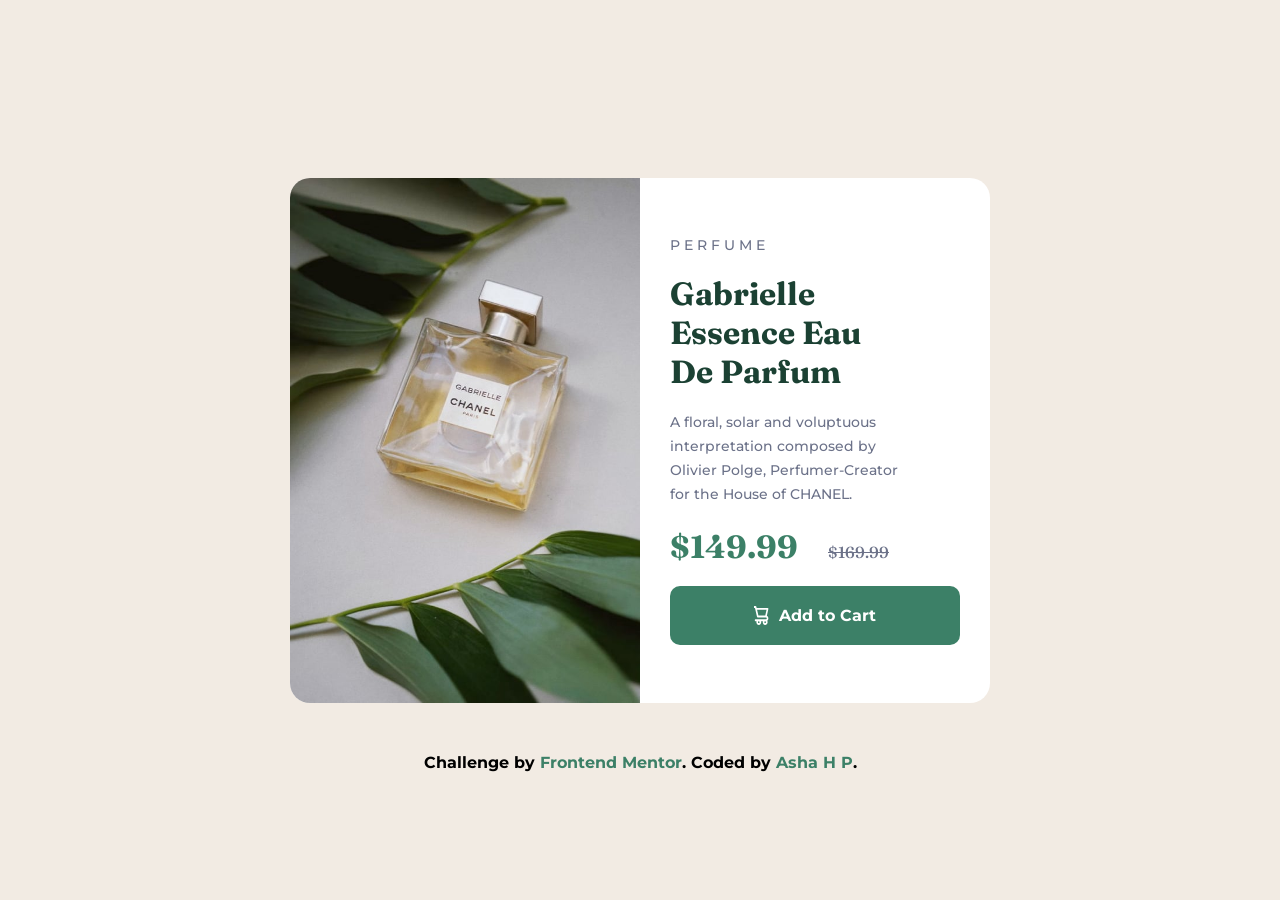
<file: product-preview-card/index.html>
<!DOCTYPE html>
<html lang="en">
<head>
  <meta charset="UTF-8">
  <meta name="viewport" content="width=device-width, initial-scale=1.0"> <!-- displays site properly based on user's device -->
  
  <link rel="preconnect" href="https://fonts.googleapis.com">
  <link rel="preconnect" href="https://fonts.gstatic.com" crossorigin>
  <link href="https://fonts.googleapis.com/css2?family=Hanken+Grotesk:ital,wght@0,100..900;1,100..900&family=Inter:ital,opsz,wght@0,14..32,100..900;1,14..32,100..900&family=Montserrat:ital,wght@0,100..900;1,100..900&family=Outfit:wght@100..900&family=Poppins:ital,wght@0,100;0,200;0,300;0,400;0,500;0,600;0,700;0,800;0,900;1,100;1,200;1,300;1,400;1,500;1,600;1,700;1,800;1,900&family=Young+Serif&display=swap" rel="stylesheet">
  
  <link rel="preconnect" href="https://fonts.googleapis.com">
  <link rel="preconnect" href="https://fonts.gstatic.com" crossorigin>
  <link href="https://fonts.googleapis.com/css2?family=Fraunces:ital,opsz,wght@0,9..144,100..900;1,9..144,100..900&family=Hanken+Grotesk:ital,wght@0,100..900;1,100..900&family=Inter:ital,opsz,wght@0,14..32,100..900;1,14..32,100..900&family=Montserrat:ital,wght@0,100..900;1,100..900&family=Outfit:wght@100..900&family=Poppins:ital,wght@0,100;0,200;0,300;0,400;0,500;0,600;0,700;0,800;0,900;1,100;1,200;1,300;1,400;1,500;1,600;1,700;1,800;1,900&family=Young+Serif&display=swap" rel="stylesheet">
  
  <link rel="icon" type="image/png" sizes="32x32" href="./images/favicon-32x32.png">
  <link rel="stylesheet" href="styles.css">
  
  <title>Frontend Mentor | Product preview card component</title>

</head>

<body>

  <!------ MAIN CONTAINER------>
  <main class="container">

    <!------ PRODUCT IMAGE CARD------>
    <div class="product-image-card">
      <img class="product-image" src="images\image-product-desktop.jpg" alt="product image" >
    </div>

    <!------ PRODUCT INFO CARD------>
    <div class="product-info-card">
      <p class="product-tag">PERFUME</p>
      <h1 class="product-heading">Gabrielle  Essence Eau  De Parfum</h1>
      <p class="product-discription">A floral, solar and voluptuous interpretation composed by Olivier Polge, Perfumer-Creator  for the House of CHANEL.</p>
      
      <div class="product-price-container">
        <h2 class="product-price">$149.99</h2>
        <p class="old-price"> $169.99</p>
      </div>
      
      <div class="add-to-cart">
        <img src="images\icon-cart.svg" alt="cart icon">
        <p>Add to Cart</p>
      </div>
    </div>
  </main>

  
  <div class="attribution">
    Challenge by <a href="https://www.frontendmentor.io?ref=challenge" target="_blank">Frontend Mentor</a>. 
    Coded by <a href="https://github.com/asha-16">Asha H P</a>.
  </div>
</body>
</html>
</file>
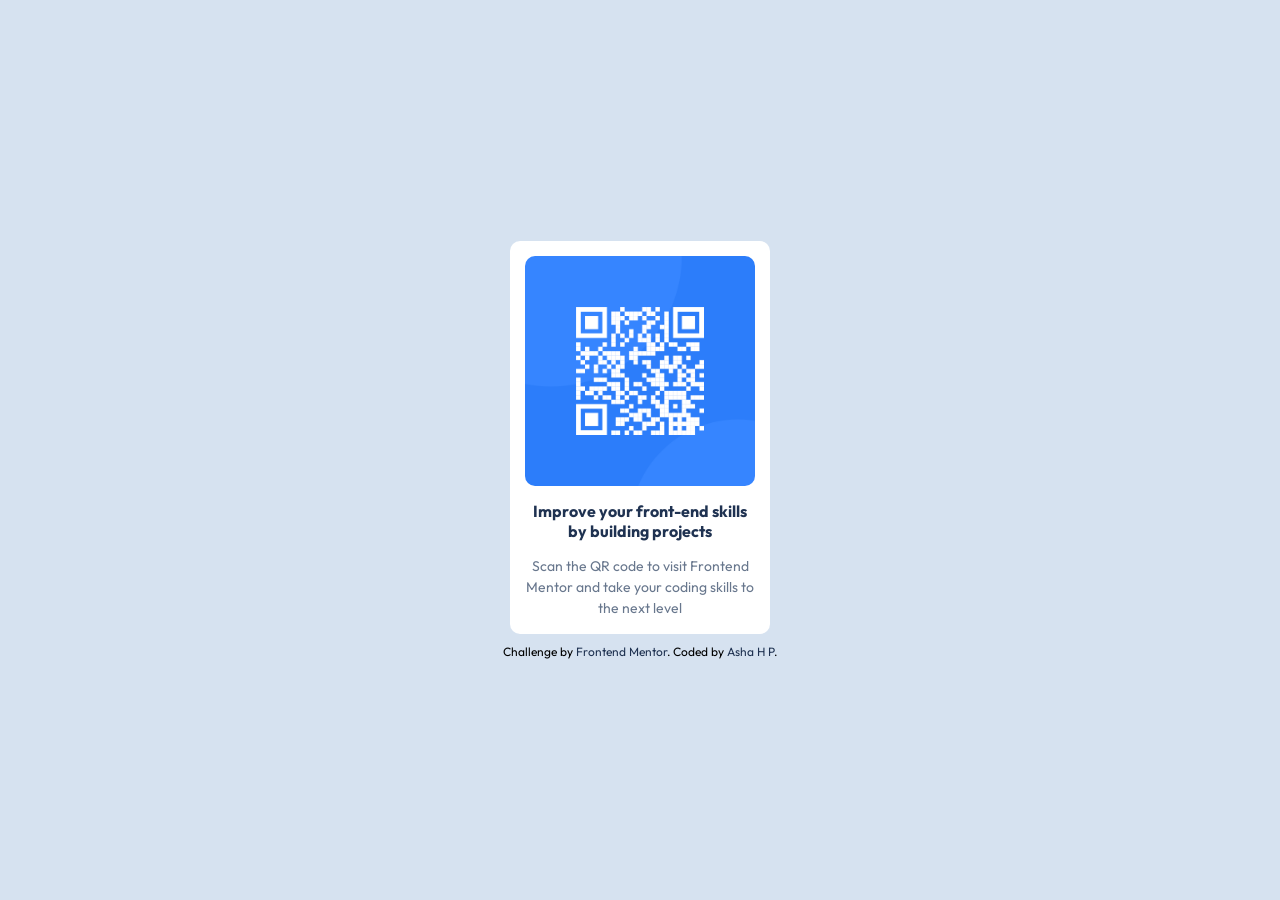
<file: qr-code-component/index.html>
<!DOCTYPE html>
<html lang="en">
<head>
  <meta charset="UTF-8">
  <meta name="viewport" content="width=device-width, initial-scale=1.0"> <!-- displays site properly based on user's device -->

  <link rel="icon" type="image/png" sizes="32x32" href="./images/favicon-32x32.png">
  
  <link rel="preconnect" href="https://fonts.googleapis.com">
  <link rel="preconnect" href="https://fonts.gstatic.com" crossorigin>
  <link href="https://fonts.googleapis.com/css2?family=Outfit:wght@100..900" rel="stylesheet">

  <link rel="stylesheet" href="styles.css">

  <title>Frontend Mentor | QR code component</title>

</head>
<body>

  <article class="qr-code-card">
    <img class="qr-code-image" src="images\image-qr-code.png" alt="qr code image">
    <h3 class="card-heading">Improve your front-end skills by building projects</h3>
    <p class="card-text">Scan the QR code to visit Frontend Mentor and take your coding skills to the next level</p>
  </article>

  
  <div class="attribution">
    Challenge by <a href="https://www.frontendmentor.io?ref=challenge" target="_blank">Frontend Mentor</a>. 
    Coded by <a href="https://github.com/asha-16" target="_blank">Asha H P</a>.
  </div>
</body>
</html>
</file>
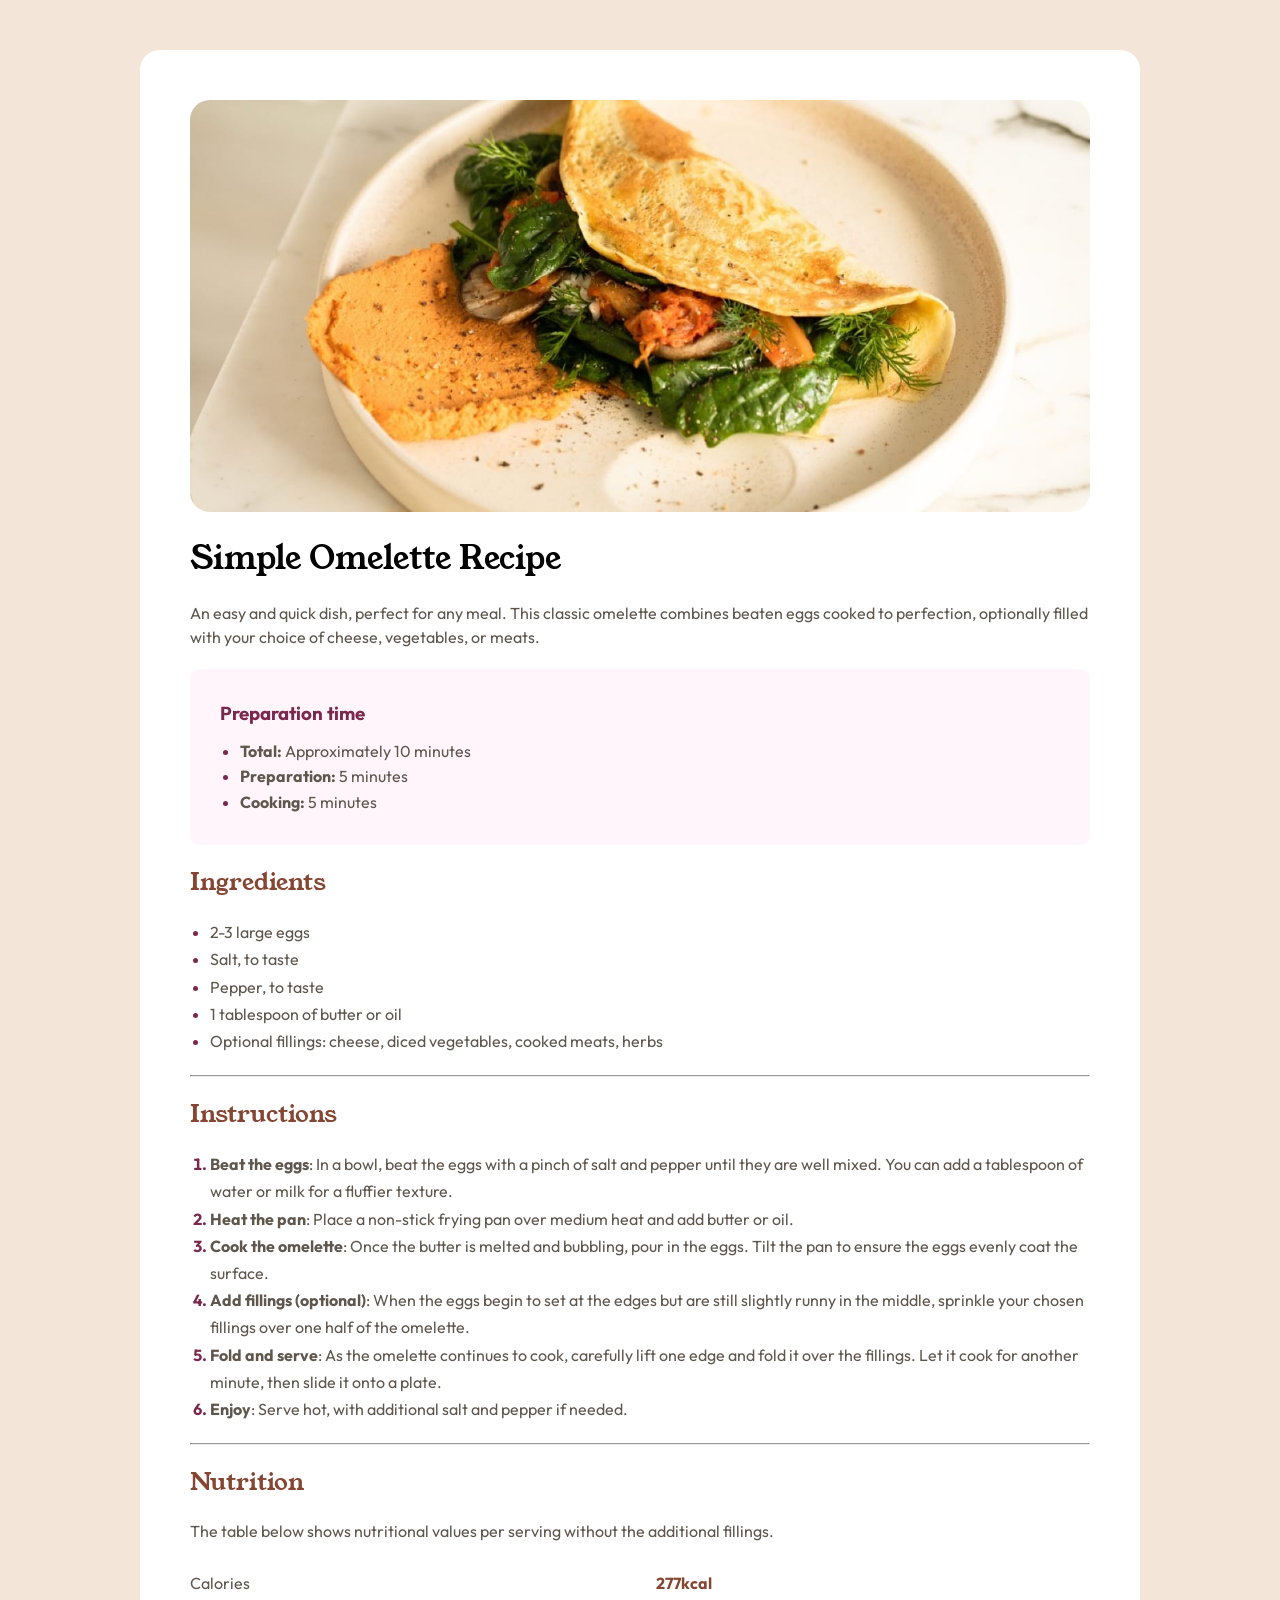
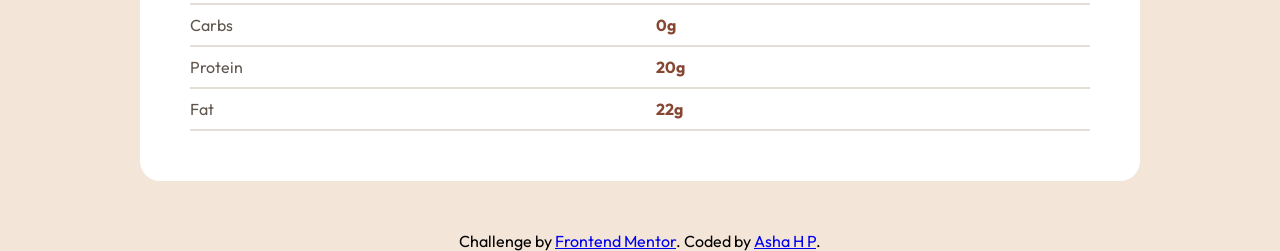
<file: recipe-page/index.html>
<!DOCTYPE html>
<html lang="en">
<head>
  <meta charset="UTF-8">
  <meta name="viewport" content="width=device-width, initial-scale=1.0">

  <!-- Google Fonts -->
  <link rel="preconnect" href="https://fonts.googleapis.com">
  <link rel="preconnect" href="https://fonts.gstatic.com" crossorigin>
  <link href="https://fonts.googleapis.com/css2?family=Poppins:ital,wght@0,100;0,200;0,300;0,400;0,500;0,600;0,700;0,800;0,900;1,100;1,200;1,300;1,400;1,500;1,600;1,700;1,800;1,900&family=Young+Serif&display=swap" rel="stylesheet">
  <link href="https://fonts.googleapis.com/css2?family=Outfit:wght@100..900&family=Poppins:ital,wght@0,100;0,200;0,300;0,400;0,500;0,600;0,700;0,800;0,900;1,100;1,200;1,300;1,400;1,500;1,600;1,700;1,800;1,900&family=Young+Serif&display=swap" rel="stylesheet">

  <link rel="icon" type="image/png" sizes="32x32" href="./assets/images/favicon-32x32.png">
  <link rel="stylesheet" href="styles.css">
  
  <title>Frontend Mentor | Recipe Page</title>
</head>
<body>

  <div class="container">
    <img src="./assets/images/image-omelette.jpeg" alt="omlette image">
    <h1>Simple Omelette Recipe</h1>
    <p>
      An easy and quick dish, perfect for any meal. This classic omelette combines beaten eggs cooked 
      to perfection, optionally filled with your choice of cheese, vegetables, or meats.
    </p>

    <div class="preparation">
      <h3 class="preparation-heading">Preparation time</h3>
      <ul class="preparation-list">
        <li><span>Total:</span> Approximately 10 minutes</li>
        <li><span>Preparation:</span> 5 minutes</li>
        <li><span>Cooking:</span> 5 minutes</li>
      </ul>
    </div>

    <div class="ingredients">
      <h2 class="ingredients-heading">Ingredients</h2>
      <ul class="ingredients-list">
        <li>2-3 large eggs</li>
        <li>Salt, to taste</li>
        <li>Pepper, to taste</li>
        <li>1 tablespoon of butter or oil</li>
        <li>Optional fillings: cheese, diced vegetables, cooked meats, herbs</li>
      </ul>
    </div>

    <hr>

    <div class="instructions">
      <h2 class="instructions-heading">Instructions</h2>
      <ol class="instructions-list">
        <li><span>Beat the eggs</span>: In a bowl, beat the eggs with a pinch of salt and pepper until they are well mixed. You can add a tablespoon of water or milk for a fluffier texture.</li>
        <li><span>Heat the pan</span>: Place a non-stick frying pan over medium heat and add butter or oil.</li>
        <li><span>Cook the omelette</span>: Once the butter is melted and bubbling, pour in the eggs. Tilt the pan to ensure the eggs evenly coat the surface.</li>
        <li><span>Add fillings (optional)</span>: When the eggs begin to set at the edges but are still slightly runny in the middle, sprinkle your chosen fillings over one half of the omelette.</li>
        <li><span>Fold and serve</span>: As the omelette continues to cook, carefully lift one edge and fold it over the fillings. Let it cook for another minute, then slide it onto a plate.</li>
        <li><span>Enjoy</span>: Serve hot, with additional salt and pepper if needed.</li>
      </ol>
    </div>

    <hr>

    <div class="nutrition">
      <h2 class="nutrition-heading">Nutrition</h2>
      <p>The table below shows nutritional values per serving without the additional fillings.</p>
      <table>
        <tr>
          <td>Calories</td>
          <td class="nutrition-values">277kcal</td>
        </tr>
        <tr>
          <td>Carbs</td>
          <td class="nutrition-values">0g</td>
        </tr>
        <tr>
          <td>Protein</td>
          <td class="nutrition-values">20g</td>
        </tr>
        <tr>
          <td>Fat</td>
          <td class="nutrition-values">22g</td>
        </tr>
      </table>
    </div>
  </div>

  <div class="attribution">
    Challenge by <a href="https://www.frontendmentor.io?ref=challenge" target="_blank">Frontend Mentor</a>. 
    Coded by <a href="https://github.com/asha-16">Asha H P</a>.
  </div>

</body>
</html>
</file>
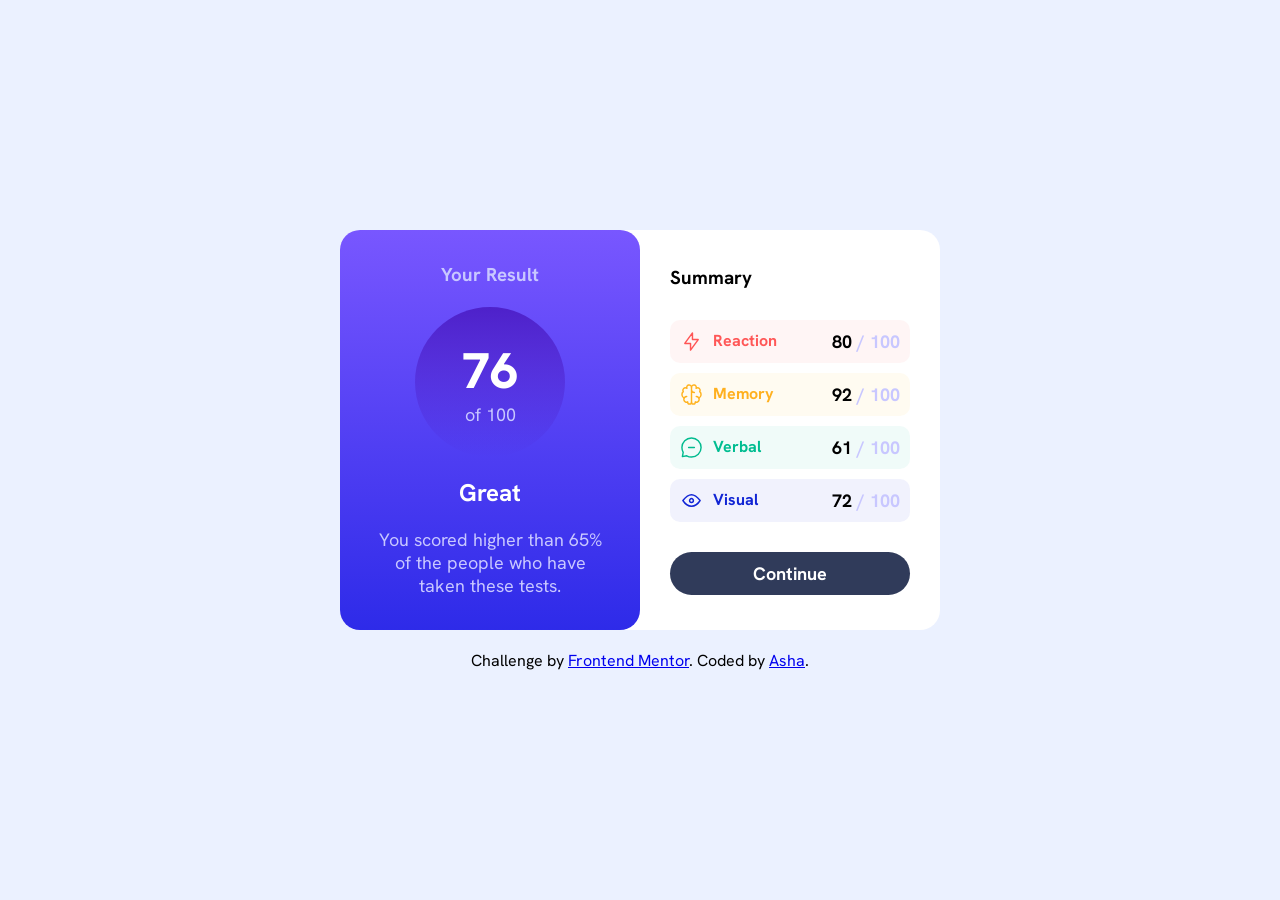
<file: result-summary-card/index.html>
<!DOCTYPE html>
<html lang="en">
<head>
  <meta charset="UTF-8">
  <meta name="viewport" content="width=device-width, initial-scale=1.0"> <!-- displays site properly based on user's device -->
  
  <link rel="preconnect" href="https://fonts.googleapis.com">
  <link rel="preconnect" href="https://fonts.gstatic.com" crossorigin>
  <link href="https://fonts.googleapis.com/css2?family=Hanken+Grotesk:ital,wght@0,100..900;1,100..900&family=Inter:ital,opsz,wght@0,14..32,100..900;1,14..32,100..900&family=Outfit:wght@100..900&family=Poppins:ital,wght@0,100;0,200;0,300;0,400;0,500;0,600;0,700;0,800;0,900;1,100;1,200;1,300;1,400;1,500;1,600;1,700;1,800;1,900&family=Young+Serif&display=swap" rel="stylesheet">
  
  <link rel="icon" type="image/png" sizes="32x32" href="./assets/images/favicon-32x32.png">
  
  <link rel="stylesheet" href="styles.css">
  
  <title>Frontend Mentor | Results summary component</title>

</head>
<body>

  <main class="container">

    <div class="card-1">
      <h3>Your Result</h3>
      <div class="score-circle">
        <p class="score">76</p>
        <p>of 100</p>
      </div>
      <h2>Great</h2>
      <p class="card1-paragraph">You scored higher than 65% of the people who have taken these tests.</p>
    </div>

    <div class="card-2">
      <h3>Summary</h3>

      <div class="summary-container">

        <!--REACTION CONTAINER-->
        <div class="reaction-container">
          <div class="icon-container">
            <img src="assets\images\icon-reaction.svg" alt="reaction icon">
            <span class="reaction-title">Reaction</span>
          </div>
          <p>80 <span class="total-score">/ 100</span> </p>
        </div>

        <!--MEMORY CONTAINER-->
        <div class="memory-container">
          <div class="icon-container">
            <img src="assets\images\icon-memory.svg" alt="memory icon">
            <span class="memory-title">Memory</span>
          </div>
          <p>92 <span class="total-score">/ 100</span> </p>
        </div>

        <!--VERBAL CONTAINER-->
        <div class="verbal-container">
          <div class="icon-container">
            <img src="assets\images\icon-verbal.svg" alt="verbal icon">
            <span class="verbal-title">Verbal</span>
          </div>
          <p>61 <span class="total-score">/ 100</span> </p>
        </div>

        <!--VISUAL CONTAINER-->
        <div class="visual-container">
          <div class="icon-container">
            <img src="assets\images\icon-visual.svg" alt="visual icon">
            <span class="visual-title">Visual</span>
          </div>
          <p>72 <span class="total-score">/ 100</span> </p>
        </div>

      </div>

      <a class="continue-button" href="#">Continue</a>

    </div>

  </main>

  
  <div class="attribution">
    Challenge by <a href="https://www.frontendmentor.io?ref=challenge" target="_blank">Frontend Mentor</a>. 
    Coded by <a href="https://github.com/asha-16">Asha</a>.
  </div>
</body>
</html>
</file>
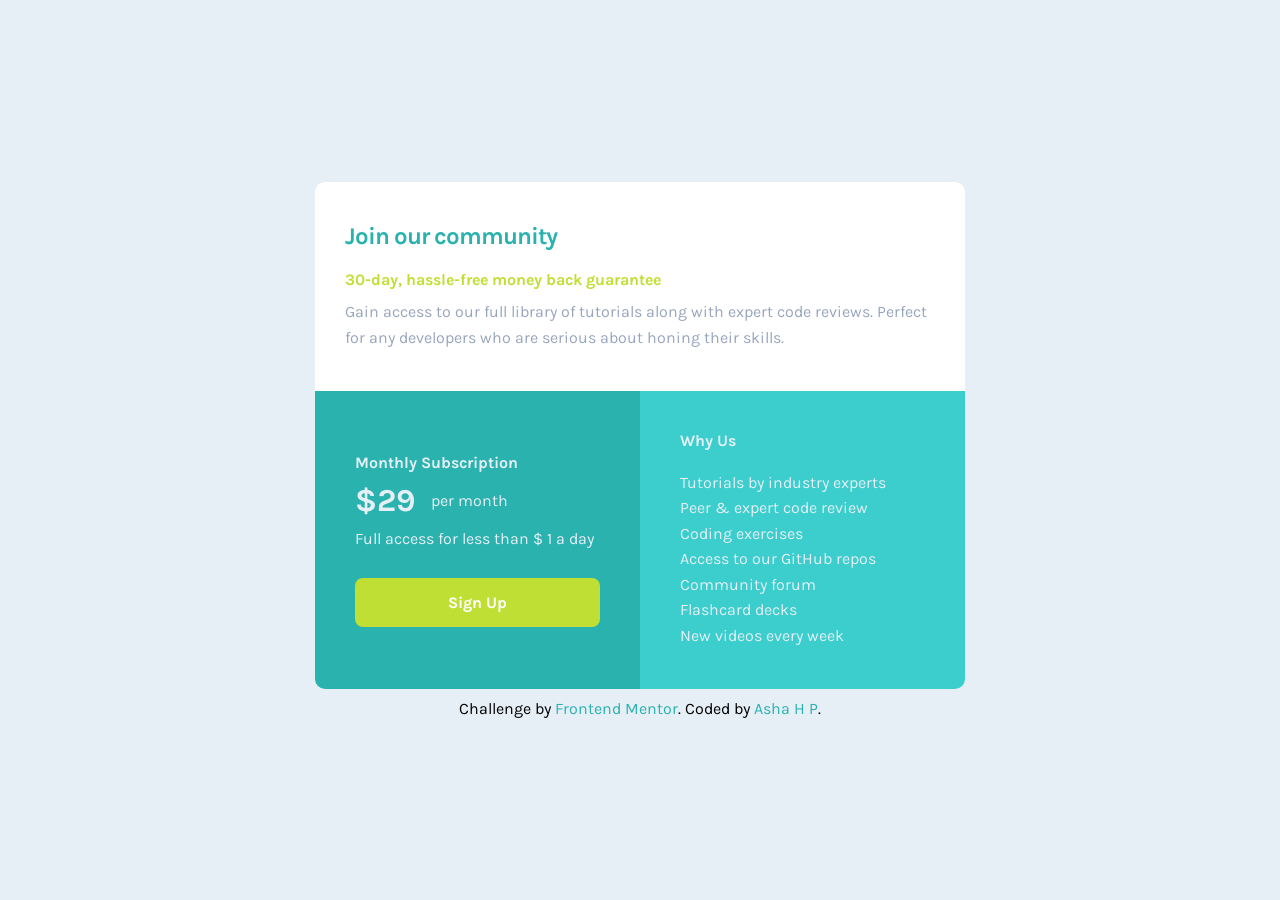
<file: single-price-grid/index.html>
<!DOCTYPE html>
<html lang="en">
<head>
  <meta charset="UTF-8">
  <meta name="viewport" content="width=device-width, initial-scale=1.0"> <!-- displays site properly based on user's device -->

  <link rel="preconnect" href="https://fonts.googleapis.com">
  <link rel="preconnect" href="https://fonts.gstatic.com" crossorigin>
  <link href="https://fonts.googleapis.com/css2?family=Big+Shoulders:opsz,wght@10..72,100..900&family=Inter:ital,opsz,wght@0,14..32,100..900;1,14..32,100..900&family=Karla:ital,wght@0,200..800;1,200..800&family=Lexend+Deca:wght@100..900&family=Red+Hat+Display:ital,wght@0,300..900;1,300..900&display=swap" rel="stylesheet">
  
  <link rel="icon" type="image/png" sizes="32x32" href="./images/favicon-32x32.png">

  <link rel="stylesheet" href="styles.css">
  
  <title>Frontend Mentor | Single Price Grid Component</title>

</head>

<body>

  <main class="main-container">
    <div class="cards card-1">
      <h1 class="card-1-heading">Join our community</h1>
      <p class="card-1-subheading">30-day, hassle-free money back guarantee</p>
      <p class="card-1-paragraph">Gain access to our full library of tutorials along with expert code reviews. Perfect for any developers who are serious about honing their skills.</p>
    </div>

    <div class="cards card-2">
      <p class="card-2-3-heading">Monthly Subscription</p>
      <div class="card-2-price-container">
        <span>$29</span>
        <p>per month</p>
      </div>
      <p>Full access for less than $ 1 a day</p>
      <a class="sign-up-button" href="#">Sign Up</a>
    </div>

    <div class="cards card-3">
      <p class="card-2-3-heading">Why Us</p>
      <ul class="card-3-list">
        <li>Tutorials by industry experts</li>
        <li>Peer &amp; expert code review</li>
        <li>Coding exercises</li>
        <li> Access to our GitHub repos</li>
        <li>Community forum</li>
        <li>Flashcard decks</li>
        <li>New videos every week</li>
      </ul>
    </div>
  
  </main>
  

  <footer>
    <p class="attribution">
      Challenge by <a href="https://www.frontendmentor.io?ref=challenge" target="_blank">Frontend Mentor</a>. 
      Coded by <a href="https://github.com/asha-16">Asha H P</a>.
    </p>
  </footer>
</body>
</html>
</file>
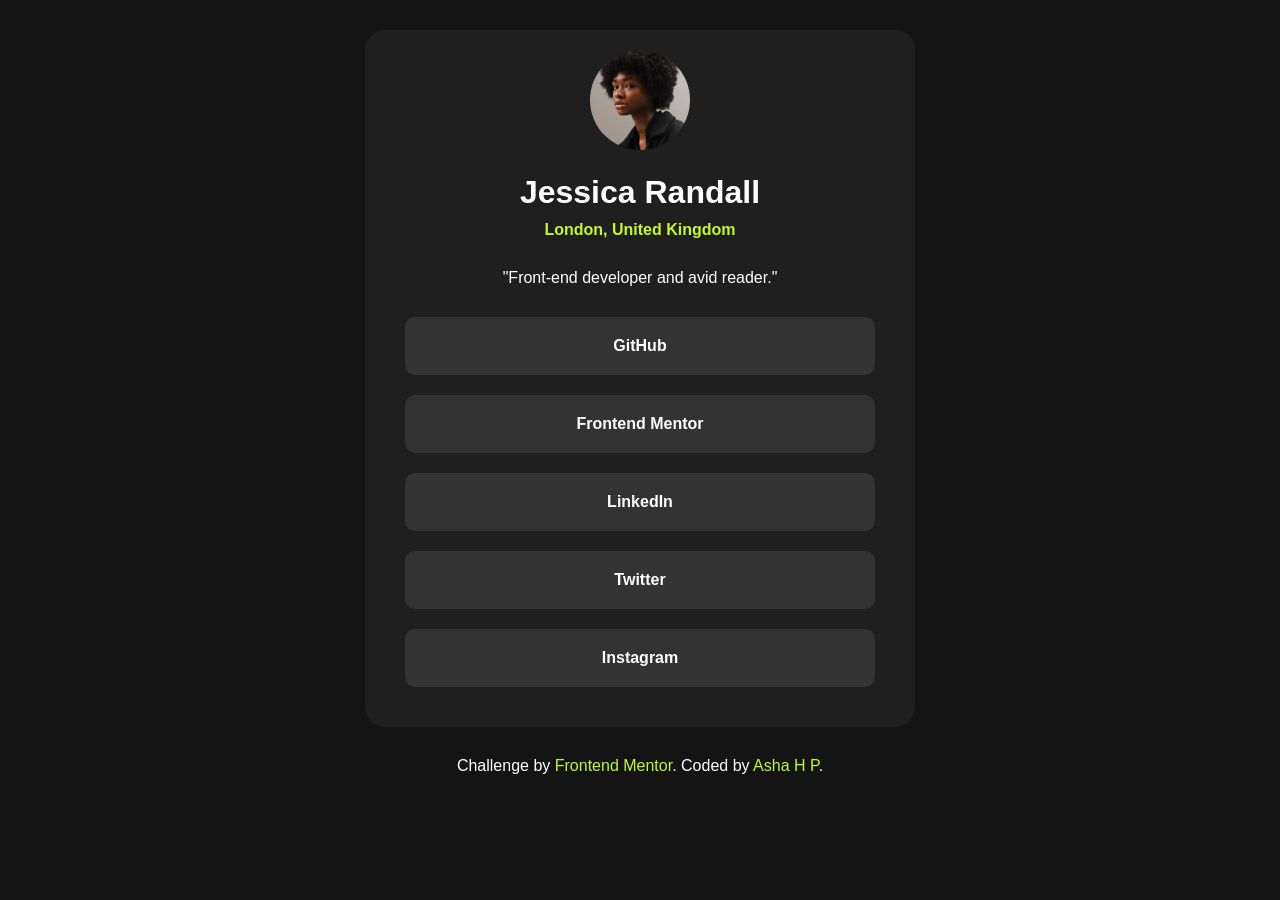
<file: social-links-profile/index.html>
<!DOCTYPE html>
<html lang="en">
<head>
  <meta charset="UTF-8">
  <meta name="viewport" content="width=device-width, initial-scale=1.0"> <!-- displays site properly based on user's device -->

  <link rel="icon" type="image/png" sizes="32x32" href="./assets/images/favicon-32x32.png">
  <link rel="stylesheet" href="styles.css">
  
  <title>Frontend Mentor | Social links profile</title>

</head>
<body>

  <div class="container">

    <div class="first-part">
      <img src="assets\images\avatar-jessica.jpeg" alt="profile picture">
      <h1>Jessica Randall</h1>
      <p class="profile-location">London, United Kingdom</p>
    </div>

    <p class="profile-title">"Front-end developer and avid reader."</p>

    <div >
      <ul >
        <li class="social-links"> GitHub</li>
        <li class="social-links">Frontend Mentor</li>
        <li class="social-links"> LinkedIn</li>
        <li class="social-links"> Twitter</li>
        <li class="social-links"> Instagram</li>
      </ul>
    </div>


  </div>
  
  <div class="attribution">
    Challenge by <a href="https://www.frontendmentor.io?ref=challenge" target="_blank">Frontend Mentor</a>. 
    Coded by <a href="https://github.com/asha-16">Asha H P</a>.
  </div>

</body>
</html>
</file>
<file: styles.css>
/* ------------------------------
   🌸 Muted Rose & Slate Theme
--------------------------------*/

:root {
  --bg-color-start: #f8eae9;
  --bg-color-end: #fdecef;
  --text-color: #2b2b2b;
  --card-bg: #ffffff;
  --primary-color: #e5989b;
  --primary-hover: #b5838d;
  --shadow-light: rgba(0, 0, 0, 0.1);
  --shadow-dark: rgba(0, 0, 0, 0.25);
  --radius: 12px;
  --gap: 20px;
  --max-width: 1200px;
}

* { box-sizing: border-box; margin: 0; padding: 0; }

body {
  font-family: 'Poppins', Arial, sans-serif;
  background: linear-gradient(160deg, var(--bg-color-start) 0%, var(--bg-color-end) 100%);
  color: var(--text-color);
  margin: 40px;
  line-height: 1.6;
}

/* -------------------------------------
   🌸 Vertical Sticky Social Sidebar
-------------------------------------- */
.social-header {
  position: fixed;
  top: 50%;
  left: 32px;
  transform: translateY(-50%);
  z-index: 100;
  background: linear-gradient(
    to bottom,
    rgba(247, 238, 242, 0.85),
    rgba(245, 242, 248, 0.85)
  );
  backdrop-filter: blur(10px);
  border-radius: 24px;
  padding: 20px 12px;
  box-shadow: 0 4px 14px rgba(0, 0, 0, 0.1);
  border: 1px solid rgba(255, 255, 255, 0.4);
  display: flex;
  flex-direction: column;
  align-items: center;
  gap: 18px;
}

/* Label */
.social-container h1 {
  writing-mode: sideways-lr;
  transform: rotate(180deg);
  font-size: 1rem;
  color: var(--text-color);
  font-weight: 500;
  margin-bottom: 10px;
  letter-spacing: 1px;
}

/* Social links */
.social-links {
  display: flex;
  flex-direction: column;
  align-items: center;
  gap: 14px;
}

.social-links a {
  display: inline-flex;
  justify-content: center;
  align-items: center;
  background-color: var(--card-bg);
  width: 38px;
  height: 38px;
  border-radius: 50%;
  box-shadow: 0 2px 6px var(--shadow-light);
  transition: all 0.3s ease;
}

.social-links a:hover {
  background-color: var(--primary-color);
  box-shadow: 0 6px 12px var(--shadow-dark);
  transform: translateY(-2px);
}

.social-links img {
  width: 22px;
  height: 22px;
  filter: invert(35%) sepia(12%) saturate(350%) hue-rotate(320deg) brightness(95%) contrast(90%);
  transition: filter 0.3s ease;
}

.social-links a:hover img {
  filter: brightness(0) invert(1);
}

/* Animation */
.social-links a {
  opacity: 0;
  animation: fadeInUp 0.6s ease forwards;
}
.social-links a:nth-child(1) { animation-delay: 0.1s; }
.social-links a:nth-child(2) { animation-delay: 0.2s; }
.social-links a:nth-child(3) { animation-delay: 0.3s; }

@keyframes fadeInUp {
  0% { opacity: 0; transform: translateY(10px); }
  100% { opacity: 1; transform: translateY(0); }
}


/* -------------------------------------
   🌸 Scroll Down Indicator (Right Side)
-------------------------------------- */
.scroll-indicator {
  position: fixed;
  top: 50%;
  right: 32px;
  transform: translateY(-50%);
  z-index: 100;
  background: linear-gradient(
    to bottom,
    rgba(247, 238, 242, 0.85),
    rgba(245, 242, 248, 0.85)
  );
  backdrop-filter: blur(10px);
  border-radius: 24px;
  padding: 20px 12px;
  box-shadow: 0 4px 14px rgba(0, 0, 0, 0.1);
  border: 1px solid rgba(255, 255, 255, 0.4);
  display: flex;
  flex-direction: column;
  align-items: center;
  gap: 14px;
  cursor: default;
  animation: fadeInRight 0.8s ease forwards;
}

/* Text (vertical writing) */
.scroll-text {
  writing-mode: vertical-rl;
  transform: rotate(180deg);
  font-size: 1rem;
  color: var(--text-color);
  font-weight: 500;
  letter-spacing: 1px;
}

/* Animated arrow */
.scroll-arrow {
  width: 18px;
  height: 28px;
  border: 2px solid var(--primary-color);
  border-radius: 12px;
  position: relative;
  overflow: hidden;
}

.scroll-arrow::after {
  content: "";
  position: absolute;
  top: 6px;
  left: 50%;
  width: 6px;
  height: 6px;
  background-color: var(--primary-color);
  border-radius: 50%;
  transform: translateX(-50%);
  animation: scrollDown 1.4s ease-in-out infinite;
}

/* Animations */
@keyframes scrollDown {
  0% { opacity: 0; transform: translate(-50%, 0); }
  30% { opacity: 1; }
  70% { opacity: 1; transform: translate(-50%, 12px); }
  100% { opacity: 0; transform: translate(-50%, 18px); }
}

@keyframes fadeInRight {
  from { opacity: 0; transform: translate(20px, -50%); }
  to { opacity: 1; transform: translate(0, -50%); }
}


/* -------------------------------------
   🌸 Main Content Styles */

h1, h2 {
  text-align: center;
  color: var(--text-color);
}
h1 { margin-bottom: 10px; font-size: 2rem; }
h2 { margin-bottom: 40px; font-weight: 400; }

a {
  text-decoration: none;
  color: var(--primary-hover);
  transition: color 0.3s ease;
}
a:hover { color: var(--primary-color); }

.grid {
  display: grid;
  grid-template-columns: repeat(auto-fit, minmax(280px, 1fr));
  gap: var(--gap);
  max-width: var(--max-width);
  margin: 0 auto;
  padding: 0 1rem;
}

.card {
  background-color: var(--card-bg);
  border-radius: var(--radius);
  box-shadow: 0 4px 10px var(--shadow-light);
  transition: transform 0.3s ease, box-shadow 0.3s ease;
  display: flex;
  flex-direction: column;
  overflow: hidden;
}
.card:hover {
  transform: translateY(-6px);
  box-shadow: 0 10px 20px var(--shadow-dark);
}

.card img {
  width: 100%;
  height: 180px;
  object-fit: cover;
  transition: transform 0.4s ease;
}
.card:hover img { transform: scale(1.05); }

.card-content {
  padding: 16px;
  display: flex;
  flex-direction: column;
  justify-content: space-between;
}
.card h2 {
  font-size: 1.1rem;
  color: #333;
  margin-bottom: 12px;
}

.buttons {
  display: flex;
  gap: 10px;
  margin-top: auto;
}
.buttons a {
  flex: 1;
  text-align: center;
  background-color: var(--primary-color);
  color: #fff;
  padding: 10px 0;
  border-radius: var(--radius);
  font-weight: 600;
  transition: background-color 0.3s ease, transform 0.2s ease;
}
.buttons a:hover {
  background-color: var(--primary-hover);
  transform: translateY(-2px);
}

@media (max-width: 600px) {
  body { margin: 20px; }

  h1 { font-size: 1.6rem; }
  .card img { height: 140px; }

  .social-header {
    top: auto;
    left: 50%;
    bottom: 16px;
    transform: translateX(-50%);
    flex-direction: row;
    padding: 10px 18px;
    border-radius: 18px;
  }

  .social-container h1 {
    writing-mode: horizontal-tb;
    transform: none;
    margin-bottom: 0;
    margin-right: 12px;
    font-size: 0.95rem;
  }

  .social-links {
    flex-direction: row;
    gap: 12px;
  }

  .scroll-indicator { display: none; }
}
</file>
<file: 3-column-preview-card/styles.css>
:root{
    /*-------------- FONT FAMILY --------------*/
    --font-family-primary:"Big Shoulders", sans-serif;
    --font-family-secondary:"Lexend Deca", sans-serif;

    /*-------------- FONT SIZE --------------*/
    --font-size-lg:3rem;
    --font-size-md:1.5rem;
    --font-size-sm:1.2rem;

    /*-------------- FONT WEIGHTS --------------*/
    --font-weight-regular:300;
    --font-weight-bold:600;

    /*-------------- LINE HEIGHTS --------------*/
    --line-height-tight:1.5;

    /*-------------- COLORS --------------*/
    /*--------- PRIMARY ---------*/
    --primary-1:hsl(31, 77%, 52%);
    --primary-2:hsl(184, 100%, 22%);
    --primary-3:  hsl(179, 100%, 13%);

    /*--------- NEUTRALS ---------*/
    --white: hsl(0, 0%, 95%);
    --grey: hsla(0, 0%, 100%, 0.75);
    

}

html {
    font-size: 62.5%;  /* 62.5% * 16px = 10px*/
}

/*---- BROWSER RESETS -------*/
* {
    box-sizing: border-box;
    margin: 0;
    padding: 0;
}

body{
    background-color: var(--white);
    font-family: var(--font-family-secondary);
    min-height: 100vh;
    display: flex;
    flex-direction: column;
    justify-content: center;
    align-items: center;
    gap: 1rem;

}

.main-container {
    display: grid;
    grid-template-columns: repeat(3, 1fr);
    max-width: 800px;
    width: 90%;
    border-radius: 1rem;
    overflow: hidden;
}  

.cards {
    display: flex;
    flex-direction: column;
    justify-content: space-between;
    align-items: flex-start;
    gap: 2rem;
    padding: 3rem;
}

.card-1 {
    background-color: var(--primary-1);
}

.card-2 {
    background-color: var(--primary-2);
}

.card-3 {
    background-color: var(--primary-3);
}

.card-icon {
    width: 5rem;
}

.card-heading {
    font-size: var(--font-size-lg);
    font-weight: var(--font-weight-bold);
    font-family: var(--font-family-primary);
    color: var(--white);
}

.card-paragraph {
    font-size: var(--font-size-md);
    font-weight: var(--font-weight-regular);
    line-height: var(--line-height-tight);
    color: var(--grey);
}

.learn-more-button {
    text-decoration: none;
    font-size: var(--font-size-sm);
    font-weight: var(--font-weight-regular);
    background-color: var(--white);
    padding: 1rem 2rem;
    border-radius: 5rem;
    margin-top: 3rem;
}

.learn-more-button:hover, .learn-more-button:active {
    color: var(--white);
    border: 1px solid var(--white);
}

.button-1{
    color: var(--primary-1);
}

.button-1:hover, .button-1:active {
     background-color: var(--primary-1);
}

.button-2{
    color: var(--primary-2);
}

.button-2:hover, .button-2:active {
     background-color: var(--primary-2);
}

.button-3{
    color: var(--primary-3);
}

.button-3:hover, .button-3:active {
     background-color: var(--primary-3);
}

.attribution{
    font-size: var(--font-size-md);
}

.attribution a{
    text-decoration: none;
}

.attribution a:link, .attribution a:visited {
    text-decoration: none;
    color: var(--primary-3);
}

.attribution a:hover, .attribution a:active {
    text-decoration: underline;
    color: var(--primary-1);
}


@media(max-width: 30rem) {

    .main-container {
        grid-template-columns: 1fr;
    }

    .learn-more-button {
        margin-top: 2rem;
    }
    
}
</file>
<file: blog-preview-card/styles.css>
:root {
    /*--------------- FONT FAMILY ---------------*/
    --font-family: "Figtree", sans-serif;

    /*--------------- FONT SIZE ---------------*/
    --font-size-sm:1.2rem;
    --font-size-md:1.6rem;
    --font-size-lg:2rem;

    /*--------------- FONT WEIGHT ---------------*/
    --font-weight-regular:500;
    --font-weight-bold:800;

    /*--------------- LINE HEIGHT ---------------*/
    --line-height:1.4;

    /*--------------- COLORS ---------------*/
    --primary-bg:hsl(47, 88%, 63%);
    --card-bg:hsl(0, 0%, 100%);

    --primary-text:hsl(0, 0%, 7%);
    --secondary-text:hsl(0, 0%, 42%);

    /*--------------- BORDER ---------------*/
    --border: 1px solid hsl(0, 0%, 7%);

}

html {
    font-size: 62.5%;
}

*{
    box-sizing: border-box;
    margin: 0;
    padding: 0;
}

body{
    height: 100vh;
    font-family: var(--font-family);
    background-color: var(--primary-bg);
    display: flex;
    flex-direction: column;
    justify-content: center;
    align-items: center;
    gap: 2rem;
}

.blog-card {
    max-width: 35rem;
    width: 90%;
    background-color: var(--card-bg);
    padding: 2rem;
    display: flex;
    flex-direction: column;
    justify-content: center;
    gap: 1.5rem;
    border-radius: 2rem;
    border: var(--border);
    box-shadow: 5px 5px;
}

.blog-card__image {
    width: 100%;
    border-radius: 1rem;
}

span{
    background-color: var(--primary-bg);
    color: var(--primary-text);
    padding: 1rem;
    font-size: var(--font-size-sm);
    font-weight: var(--font-weight-bold);
    border-radius: 0.5rem;
    align-self: flex-start;
}

.blog-card__date {
    font-size: var(--font-size-sm);
    font-weight: var(--font-weight-regular);
    color: var(--primary-text);
}

.blog-card__title {
    font-size: var(--font-size-lg);
    font-weight: var(--font-weight-bold);
    color: var(--primary-text);
}

.blog-card__text {
    font-size: var(--font-size-md);
    font-weight: var(--font-weight-regular);
    color: var(--secondary-text);
    line-height: var(--line-height);
}

.blog-card__profile {
    display: flex;
    align-items: center;
    gap: 1rem;
}

.profile__avatar {
    width: 3rem;
}

.profile__name {
    font-size: var(--font-size-sm);
    font-weight: var(--font-weight-bold);
    color: var(--primary-text);
}



.attribution {
    font-size: var(--font-size-sm);
    font-weight: var(--font-weight-regular);
}

.attribution a:link, .attribution a:visited {
    text-decoration: underline;
    color: var(--primary-text);
}

.attribution a:hover, .attribution a:active {
     font-size: var(--font-size-md);
}


@media(max-width: 50rem) {
    html {
        font-size: 50%;
    }
}
</file>
<file: clipboard-landing-page/styles.css>
:root {
    /* --------------- FONT FAMILY --------------- */
    --font-family: "Bai Jamjuree", sans-serif;

    /* --------------- FONT SIZE --------------- */
    --font-size-xs:1.2rem;
    --font-size-sm:1.4rem;
    --font-size-md:1.8rem;
    --font-size-lg:2.4rem;

    /* --------------- FONT WEIGHT --------------- */
    --font-weight-regular:400;
    --font-weight-bold:700;

    /* --------------- LINE HEIGHT --------------- */
    --line-height:1.5;

    /* --------------- COLORS --------------- */
    --color-btn-1:hsl(171, 66%, 44%);
    --color-btn-1-hover:hsl(171, 62%, 51%);

    --color-btn-2:hsl(233, 100%, 69%);
    --color-btn-2-hover:hsl(233, 90%, 72%);

    --color-text-primary:hsl(210, 10%, 33%);
    --color-text-secondary:hsl(201, 11%, 66%);

    --color-footer-bg:hsl(198, 44%, 92%);
    --white:hsl(0, 0%, 100%);
    
}

html {
    font-size: 62.5%;
}

* {
    box-sizing: border-box;
    padding: 0;
    margin: 0;
}

body {
    font-family: var(--font-family);
    background-image: url("images/bg-header-desktop.png");
    background-repeat: no-repeat;
    background-position: top;
    background-size: contain;
}

.main-container {
    max-width: 1200px;
    width: 90%;
    margin: 0 auto;
    padding: 7rem;
    display: flex;
    flex-direction: column;
    gap: 10rem;
}



/* -------------- HERO SECTION --------------*/
.hero-section {
    display: flex;
    flex-direction: column;
    align-items: center;
    gap: 1.5rem;
    text-align: center;
    height: auto;
}

.logo {
    height: 6rem;
    width: 6rem;
}

.hero__heading {
    font-size: var(--font-size-lg);
    font-weight: var(--font-weight-bold);
}

.hero__text {
    font-size: var(--font-size-sm);
    font-weight: var(--font-weight-regular);
}


.heading {
    color: var(--color-text-primary);
}

.text {
    color: var(--color-text-secondary);
    line-height: var(--line-height);
}

.hero__actions {
    display: flex;
    gap: 1rem;
}

/* -------------- FEATURES SECTION --------------*/

.features-section {
    display: flex;
    flex-direction: column;
    gap: 5rem;
}

.features__text {
    display: flex;
    flex-direction: column;
    gap: 1rem;
    text-align: center;
}

.features__heading {
    font-size: var(--font-size-md);
    font-weight: var(--font-weight-bold);
}

.features__desc {
    font-size: var(--font-size-sm);
    font-weight: var(--font-weight-regular);
}

.features-content {
    display: grid;
    grid-template-columns: 1fr 1fr;
    gap: 4rem;
}

.features__img {
  max-width: 50rem;
  width: 100%;
}

.features {
    display: flex;
    flex-direction: column;
    justify-content: flex-start;
    gap: 2rem;
}

.feature {
    display: flex;
    flex-direction: column;
    gap: 0.6rem;
}

.feature-subhead {
    font-size: var(--font-size-sm);
    font-weight: var(--font-weight-bold);
}

.feature-text {
    font-size: var(--font-size-xs);
}


/* -------------- ACCESS SECTION --------------*/

.access-section {
    display: flex;
    flex-direction: column;
    align-items: center;
    gap: 1rem;
    justify-content: center;
    text-align: center;
}

.access-section__heading {
    font-size: var(--font-size-md);
    font-weight: var(--font-weight-bold);
}

.access-section__text {
    font-size: var(--font-size-sm);
    font-weight: var(--font-weight-regular);
    margin-bottom: 5rem;
}

.access-section img {
    max-width: 50rem;
    width: 100%;
}

/* -------------- SUPERCHARGE SECTION --------------*/
.supercharge-section {
    display: flex;
    flex-direction: column;
    justify-content: center;
    align-items: center;
    gap: 1rem;
}

.section-subhead {
    font-size: var(--font-size-md);
    font-weight: var(--font-weight-bold);
}

.section-text {
    font-size: var(--font-size-sm);
    font-weight: var(--font-weight-regular);
    margin-bottom: 5rem;
}

.tools {
    display: grid;
    grid-template-columns: repeat(3, 1fr);
    gap: 2rem;
}

.tool__title {
    font-size: var(--font-size-sm);
    font-weight: var(--font-weight-bold);
}

.tool__description {
    font-size: var(--font-size-xs);
    font-weight: var(--font-weight-regular);
}

.tool__icon {
    height: 2.5rem;
    width: 2.5rem;
}

.tool {
    display: flex;
    flex-direction: column;
    align-items: center;
    gap: 1rem;
    text-align: center;
}

/* -------------- CLIENTS SECTION -------------- */
.clients-section {
    display: flex;
    justify-content: center;
}

.clients__logos {
    display: flex;
    align-items: center;
    justify-content: center;
    gap: 4rem;
}

.clients__logo {
    max-width: 10rem;
    width: 100%;
}

/* -------------- CTA SECTION -------------- */
.cta-section {
    display: flex;
    flex-direction: column;
    align-items: center;
    gap: 1rem;
    text-align: center;
}

.cta-section__heading {
    font-size: var(--font-size-md);
    font-weight: var(--font-weight-bold);
}

.cta-section__text {
    font-size: var(--font-size-sm);
    font-weight: var(--font-weight-regular);
    margin-bottom: 3rem;
}

.cta-section__actions {
    display: flex;
    gap: 1rem;
}

/* -------------- FOOTER -------------- */
footer {
    width: 100%;
    display: flex;
    justify-content: space-between;
    background-color: var(--color-footer-bg);
    padding: 2rem 4rem;
}

.footer__logo {
    height: 4rem;
    width: 4rem;
}

.footer__links {
    display: flex;
    gap: 2rem;
    align-items: center;
}

.footer__link {
    text-decoration: none;
    color: var(--color-text-primary);
    font-size: var(--font-size-xs);
    font-weight: var(--font-weight-regular);
}

.footer__link:hover, .footer__link:active {
    color: var(--color-btn-1);
}

.social-icons {
    display: flex;
    align-items: center;
    justify-content: center;
    gap: 1.5rem;
}

.social-icon {
    height: 2rem;
    width: 2rem;
}

.social-icon:hover, .social-icon:active {
    cursor: pointer;
    fill: var(--color-btn-1);
    
}



/* -------------- COMPONENTS --------------  */
.btn {
    text-decoration: none;
    color: var(--white);
    font-size: var(--font-size-xs);
    font-weight: var(--font-weight-regular);
    padding: 1rem 2rem;
    border-radius:2rem ;
}

.ios-btn {
    background-color: var(--color-btn-1);
}

.ios-btn:hover, .ios-btn:active {
    background-color: var(--color-btn-1-hover);
}

.mac-btn {
    background-color: var(--color-btn-2);
}

.mac-btn:hover, .mac-btn:active {
    background-color: var(--color-btn-2-hover);
}
</file>
<file: digitalbank-landing-page-master/styles.css>
:root {
    /*----------- FONT FAMILY -----------*/
    --font-family: "Public Sans", sans-serif;

    /*----------- FONT SIZE -----------*/
    --tiny-font-size:1.4rem;
    --paragraph-font-size:1.6rem;
    --h1-font-size:3rem;

     /*----------- FONT SIZE -----------*/
     --font-weight-regular:300;
     --font-weight-semi-bold:400;
     --font-weight-bold:700;

    /*----------- COLORS -----------*/
    --green:hsl(136, 64%, 51%);
    --cyan:hsl(192, 69%, 51%);
    --blue:hsl(233, 26%, 24%);

    --body-bg-color:hsl(0, 0%, 98%);

    --white:hsl(0, 100%, 100%);

    --text-color:hsl(235, 5%, 56%);
}

html {
    font-size: 62.5%;
}

*{
    box-sizing: border-box;
    padding: 0;
    margin: 0;
}

body {
    background-color: var(--body-bg-color);
    font-family: var(--font-family);
}

/*---------------- REUSABLE COMPONNETS ------------------*/
.request-invite-btn {
    text-decoration: none;
    font-size: var(--tiny-font-size);
    font-weight: var(--font-weight-bold);
    color: var(--white);
    background-image: linear-gradient(to bottom left, var(--green), var(--cyan));
    padding: 1.5rem 3rem;
    border-radius: 4rem;
}

.paragraphs {
    font-size: var(--paragraph-font-size);
    font-weight: var(--font-weight-regular);
    color: var(--text-color);
}




/*---------------- HEADER ------------------*/

.header {
    background-color: var(--white);
    display: flex;
    justify-content: space-around;
    align-items: center;
    padding: 1.5rem;
    position: fixed;
    top: 0;
    width: 100%;
}

.nav-items {
    display: flex;
    justify-content: center;
    align-items: center;
    gap: 3rem;
}

.nav-item {
    list-style: none;
    font-size: var(--tiny-font-size);
    color: var(--text-color);
    font-weight: var(--font-weight-semi-bold);
}

.nav-item:hover {
    text-decoration: underline;
    cursor: pointer;
}



.hero-heading {
    font-size: var(--h1-font-size);
    font-weight: var(--font-weight-semi-bold);
    color: var(--blue);
}

.wrapper {
    height: 100vh;
    display: flex;
    justify-content: center;
    align-items: center;
}

.hero-content {
    display: flex;
    flex-direction: column;
    gap: 2rem;
}

.hero-content .request-invite-btn{
    align-self: flex-start;
}

.hero-image-01 {
    position: absolute;
    z-index: -1;
   
}

.hero-image-02 {
    position: absolute;
    z-index: 1;
   
}
</file>
<file: four-card-feature/styles.css>
:root{
    /*----------------- FONT FAMILY -----------------*/
    --font-family: "Poppins", sans-serif;

    /*----------------- FONT SIZE -----------------*/
    --font-size-sm:1.5rem;
    --font-size-md:1.8rem;
    --font-size-lg:2.4rem;

    /*----------------- FONT WEIGHTS -----------------*/
    --font-weight-regular:200;
    --font-weight-medium:400;
    --font-weight-bold:600;

    /*----------------- LINE HEIGHT -----------------*/
    --line-height-regular: 1.5;
    --line-height-tight: 1.2;

    /*----------------- COLORS -----------------*/
    /*-------- PRIMARY --------*/
    --color-primary-1:hsl(180, 62%, 55%);
    --color-primary-2:hsl(0, 78%, 62%);
    --color-primary-3:hsl(34, 97%, 64%);
    --color-primary-4:hsl(212, 86%, 64%);

    /*-------- NEUTRAL --------*/
    --grey-text-primary:hsl(234, 12%, 34%);
    --grey-text-secondary:hsl(212, 6%, 44%);
    --white:hsl(0, 0%, 100%);
}

html {
    font-size: 62.5%; /* 1rem = 10px*/
    /* 10px / 16px = 62.5% */
}

/*----------------- DEFAULT RESETS -----------------*/
*{
    box-sizing: border-box;
    margin: 0;
    padding: 0;
}

body{
    font-family: var(--font-family);
    height: 100vh;
    display: flex;
    flex-direction: column;
    justify-content: center;
    align-items: center;
}

.main-container {
    max-width: 1200px;
    width: 90%;
    display: flex;
    flex-direction: column;
    gap: 2rem;
}

.heading-paragraph-container {
    display: flex;
    flex-direction: column;
    justify-content: center;
    align-items: center;
    gap: 0.1rem;
}

.heading, .subheading{
    font-size: var(--font-size-lg);
}

.heading {
    font-weight: var(--font-weight-regular);
    color: var(--grey-text-secondary);
}

.subheading {
    font-weight: var(--font-weight-bold);
    color: var(--grey-text-primary);
}

.main-paragraph {
    color: var(--grey-text-secondary);
    font-size: var(--font-size-sm);
}


/* -------------- CARDS CONTAINER -------------- */
.cards-container {
    display: grid;
    grid-template-columns: repeat(3, 1fr);
    gap: 2rem;
    margin: 4rem;
}

.card2-card3-container {
    display: grid;
    row-gap: 2rem;
}

.cards {
    background-color: var(--white);
    padding: 3rem;
    border-radius: 0.5rem;
    display: flex;
    flex-direction: column;
    gap: 0.6rem;
    box-shadow: 0 4px 8px 0 rgba(0, 0, 0, 0.2), 0 6px 20px 0 rgba(0, 0, 0, 0.19);
}

.card-heading {
    font-size: var(--font-size-md);
    color: var(--grey-text-primary);
}

.card-paragraph {
    font-size: var(--font-size-sm);
    color: var(--grey-text-secondary);
    margin-bottom: 4rem;
}

.card-1{
    border-top: 4px solid var(--color-primary-1);
    align-self: center;
}

.card-2{
    border-top: 4px solid var(--color-primary-2);
}

.card-3{
    border-top: 4px solid var(--color-primary-3);
}

.card-4{
    border-top: 4px solid var(--color-primary-4);
    align-self: center;
}

.icons{
    width: 5rem;
    align-self: flex-end;
}


/* --------- FOOTER ------------*/
.attribution{
    font-size: var(--font-size-sm);
    color: var(--grey-text-primary);
}

.attribution a{
    text-decoration: none;
}

.attribution a:link, .attribution a:visited {
    color: var(--color-primary-4);
}

.attribution a:hover, .attribution a:active {
    text-decoration: underline;
    color: var(--color-primary-1);
}
</file>
<file: four-card-feature/queries.css>
@media (max-width:44rem ) {
    /* 700px / 16px = 44rem */
    /* 44rem * 16ox = 704px */

    html{
        font-size: 50%;  /* 1rem = 8px*/
        /* 8px / 16px = 50%*/
    }

    body{
        height: auto;
    }

    .main-container {
        gap: 1rem;
    }

    .heading-paragraph-container {
        text-align: center;
        margin-top: 2rem;
    }

    .cards-container{
        grid-template-columns: 1fr;
        gap: 3rem;
    }

    .card-paragraph {
        margin-bottom: 2rem;
    }
}
</file>
<file: huddle-landing-page/styles.css>
:root {
    /* ------------------- FONT FAMILY ------------------- */
    --font-family-header: "Open Sans", sans-serif;
     --font-family-body: "Poppins", sans-serif;

    /* ------------------- FONT WEIGHT ------------------- */
    --font-weight-regular:400;
    --font-weight-bold:600;

    /* ------------------- FONT SIZE ------------------- */
    --font-size-sm:1.2rem;
    --font-size-md:1.6rem;
    --font-size-lg:3rem;

    /* ------------------- LINE HEIGHT ------------------- */
    --line-height:1.6;

    /* ------------------- COLORS ------------------- */
    --primary-bg:hsl(257, 40%, 49%);
    --hover-bg:hsl(300, 69%, 71%);
    --white:hsl(0, 0%, 100%);

}

html {
    font-size: 62.5%;
}

*{
    box-sizing: border-box;
    margin: 0;
    padding: 0;
}

body{
    background-image: url("images/bg-desktop.svg");
    background-color: var(--primary-bg);
    background-repeat: no-repeat;
    display: flex;
    flex-direction: column;
    justify-content: center;
    align-items: center;
}

.huddle-landing-page {
    max-width: 1300px;
    width: 90%;
    height: 100vh;
    display: flex;
    flex-direction: column;
    justify-content: center;
    gap: 3rem;
}

.header {
    align-self: flex-start;
    font-family: var(--font-family-header);
    color: var(--white);
    font-size: var(--font-size-md);
    display: flex;
    align-items: center;
    gap: 1rem;
}

.huddle__content {
    font-family: var(--font-family-body);
    display: flex;
    align-items: center;
    gap: 2rem;
    margin: 0 auto;
}

.huddle__content img {
    width: 50%;
}

.huddle__text{
    color: var(--white);
    display: flex;
    flex-direction: column;
    gap: 2rem;
}

.huddle_heading {
    font-size: var(--font-size-lg);
    font-weight: var(--font-weight-bold);
}

.huddle_paragraph {
    font-size: var(--font-size-md);
    font-weight: var(--font-weight-regular);
    line-height: var(--line-height);
}

.register-btn {
    align-self: flex-start;
    text-decoration: none;
    font-size: var(--font-size-md);
    font-weight: var(--font-weight-regular);
    background-color: var(--white);
    color: var(--primary-bg);
    padding: 1rem 4rem;
    border-radius: 2rem;
}

.register-btn:hover, .register-btn:active {
    background-color: var(--hover-bg);
    color: var(--white);
}

.social-icons {
    align-self: flex-end;
    display: flex;
    gap: 2rem;
    
}
.icons{
    height: 4rem;
    width: 4rem;
    border: 1px solid var(--white);
    border-radius: 50%;
    padding: 1rem;
    cursor: pointer;
}

.message-icon {
    height: 2.5rem;
    width: 2.5rem;
}

.attribution {
    font-size: var(--font-size-md);
    font-weight: var(--font-weight-regular);
    color: var(--white);
}

.attribution a:link, .attribution a:visited {
    color: var(--white);
    text-decoration: underline;
}

.attribution a:hover, .attribution a:active {
    color: var(--hover-bg);
}



@media (max-width: 45rem) {
    html {
        font-size: 50%;
    }

    body {
        background-image: url("images/bg-mobile.svg");
        background-repeat: no-repeat;
    }

    .huddle-landing-page {
        height: auto;
        padding: 3rem 1rem;
    }

    .header {
        margin-bottom: 5rem;
    }

    .huddle__content {
        flex-direction: column;
        gap: 5rem;
    }

    .huddle__content img {
        width: 90%;
    } 

    .huddle__text {
        text-align: center;
        align-items: center;
    }

    .register-btn {
        align-self: center;
        margin-bottom: 5rem;
    }

    .social-icons {
        align-self: center;
    }
}
</file>
<file: nft-preview-card/styles.css>
* {
  box-sizing: border-box;
  padding: 0;
  margin: 0;
}

body {
  background-color: hsl(217, 54%, 11%);
  font-family: "Outfit", sans-serif;
}

.container {
  background-color: hsl(216, 50%, 16%);
  max-width: 400px;
  width: 90%;
  padding: 20px;
  border-radius: 20px;
  margin: 30px auto;
  display: flex;
  flex-direction: column;
  gap: 20px;
}

.value-time-container {
  display: flex;
  justify-content: space-between;
  border-bottom: 2px solid hsl(215, 32%, 27%);
  padding-bottom: 20px;
}

.value, .time{
  display: flex;
  gap: 8px;
}

.creator {
  display: flex;
  gap: 10px;
}

.equilibrium-image {
  border-radius: 20px;
  width: 100%;
}

h1{
  color: hsl(0, 0%, 100%);
  font-size: 24px;
  font-weight: 600;
}

p {
  color: hsl(215, 51%, 70%);
  font-size: 18px;
  font-weight: 400;
}

.value p {
  color: hsl(178, 100%, 50%);
  font-weight: 600;
}

.creator img {
  width: 30px;
}

.creator p span {
  color: hsl(0, 0%, 100%);
}

.attribution {
  text-align: center;
  color: hsl(0, 0%, 100%);
}

.attribution-links {
  text-decoration: none;
}

.attribution-links:link, .attribution-links:visited {
  color: hsl(178, 100%, 50%);
}

.attribution-links:hover, .attribution-links:active {
  color: hsl(215, 51%, 70%);
}
</file>
<file: order-summary-component/styles.css>
/*--------------- CSS RESETS -----------------*/
* {
    box-sizing: border-box;
    margin: 0;
    padding: 0;
}

html {
    font-size: 10px;
}

body{
    background: url('images/pattern-background-desktop.svg') no-repeat top center;
    background-size: contain;
    font-family: "Red Hat Display", sans-serif;
    background-color: hsl(225, 100%, 94%);
    height: 100vh;
    display: flex;
    flex-direction: column;
    justify-content: center;
    align-items: center;
    gap: 2rem;
}

.main-flex-container {
    max-width: 400px;
    background-color: hsl(0, 0%, 100%);
    display: flex;
    flex-direction: column;
    border-radius: 2rem;
}

.hero-image {
    width: 100%;
    display: block;
    border-top-left-radius: 2rem;
    border-top-right-radius: 2rem;
}

.order-info-container {
    display: flex;
    flex-direction: column;
    gap: 2rem;
    justify-content: center;
    align-items: center;
    
    padding: 3rem;
}

h1 {
    color: hsl(223, 47%, 23%);
    font-size: 3rem;
    font-weight: 900;
}

.order-description {
    font-size: 1.6rem;
    font-weight: 500;
    color: hsl(224, 23%, 55%);
    text-align: center;
    line-height: 1.5
}

.annual-plan-flex-container {
    display: flex;
    justify-content: space-between;
    align-items: center;
    background-color: hsl(225, 100%, 98%);
    width: 100%;
    padding: 2rem;
    border-radius: 2rem;
}

.icon-plan-price-container {
    display: flex;
    gap: 2rem;
}

.annual-plan-price-container {
    display: flex;
    flex-direction: column;
    gap: 0.5rem;
    justify-content: center;
}

.selected-plan {
    color: hsl(223, 47%, 23%);
    font-size: 1.6rem;
    font-weight: 900;
}

.plan-price {
    font-size: 1.6rem;
    font-weight: 700;
    color: hsl(224, 23%, 55%);
}

.change-plan{
    font-size: 1.6rem;
    font-weight: 900;
    color: hsl(245, 75%, 52%);
}

.payment-button{
    text-decoration: none;
    font-size: 1.6rem;
    font-weight: 700;
    background-color: hsl(245, 75%, 52%);
    color: hsl(225, 100%, 98%);
    padding: 1.5rem 0;
    text-align: center;
    width: 100%;
    border-radius: 1rem;
}

.payment-button:hover, .payment-button:active {
    color: hsl(245, 75%, 52%);
    background-color: hsl(225, 100%, 94%);
    font-weight: 900;
}

.cancel-order {
    text-decoration: none;
    font-size: 1.6rem;
    font-weight: 900;
    color: hsl(224, 23%, 55%);
}

.attribution {
    font-size: 1.6rem;
    font-weight: 500;
}

.attribution a:link, .attribution a:visited {
    text-decoration: none;
}

.attribution a:hover, .attribution a:active {
    text-decoration: underline;
    color: hsl(245, 75%, 52%);
    font-weight: 700;
}
</file>
<file: product-preview-card/styles.css>
*{
    box-sizing: border-box;
    margin: 0;
    padding: 0;
}

body{
    font-family: "Fraunces", sans-serif;
    font-weight: 700;
    background-color: hsl(30, 38%, 92%);
    height: 100vh;
    display: flex;
    flex-direction: column;
    justify-content: center;
    align-items: center;
}

.container {
    background-color: hsl(0, 0%, 100%);
    max-width: 700px;
    width: 90%;
    display: flex;
    margin: 50px auto;
    border-radius: 20px;
}

.product-image-card {
    width: 50%;
    display: flex;
}

.product-image {
    width: 100%;
    height: 100%;
    border-top-left-radius: 20px;
    border-bottom-left-radius: 20px;
}

.product-info-card {
    width: 50%;
    padding: 30px;
    display: flex;
    flex-direction: column;
    gap: 20px;
    justify-content: center;
    align-items: flex-start;
}

.product-tag {
    font-family: "Montserrat", sans-serif;
    letter-spacing: 4px;
    font-size: 14px;
    font-weight: 500;
    color: hsl(228, 12%, 48%);
}

.product-heading {
    max-width: 200px;
    color: hsl(158, 42%, 18%);
}

.product-discription {
    font-family: "Montserrat", sans-serif;
    font-size: 14px;
    font-weight: 500;
    line-height: 1.7;
    color: hsl(228, 12%, 48%);
    max-width: 250px;
}

.product-price-container {
    display: flex;
    align-items: baseline;
    gap: 30px;
}

.product-price {
    color: hsl(158, 36%, 37%);
    font-size: 32px;
}

.old-price {
    color: hsl(228, 12%, 48%);
    font-weight: 500;
    text-decoration: line-through;
}

.add-to-cart {
    font-family: "Montserrat", sans-serif;
    display: flex;
    justify-content: center;
    background-color: hsl(158, 36%, 37%);
    color:hsl(0, 0%, 100%) ;
    width: 100%;
    padding: 20px 0px;
    gap: 10px;
    border-radius: 10px;
    cursor: pointer;
}

.add-to-cart:hover, .add-to-cart:active{
    background-color: hsl(158, 42%, 18%);
}

.attribution {
    font-family: "Montserrat", sans-serif;
}


.attribution a:link, .attribution a:visited {
    text-decoration: none;
    color: hsl(158, 36%, 37%);
}

.attribution a:hover, .attribution a:active {
    text-decoration: underline;
    color: hsl(158, 42%, 18%);
}
</file>
<file: qr-code-component/styles.css>
:root {
    /*------------- FONT FAMILY -------------*/
    --font-family: "Outfit", sans-serif;

    /*------------- FONT SIZE -------------*/
    --font-size-lg: 1.6rem;
    --font-size-md: 1.4rem;
    --font-size-sm: 1.2rem;

    /*------------- FONT WEIGHT -------------*/
    --font-weight-regular:400;
    --font-weight-bold:700;

    /*------------- COLORS -------------*/
    --primary-bg:hsl(212, 45%, 89%);
    --white:hsl(0, 0%, 100%);
    --primary-text:hsl(218, 44%, 22%);
    --secondary-text:hsl(216, 15%, 48%);
}

html {
    font-size: 62.5%;
}

* {
    box-sizing: border-box;
    padding: 0;
    margin: 0;
}

body {
    height: 100vh;
    background-color: var(--primary-bg);
    font-family: var(--font-family);
    display: flex;
    flex-direction: column;
    align-items: center;
    justify-content: center;
    gap: 1rem;
}

.qr-code-card {
    background-color: var(--white);
    max-width: 26rem;
    width: 90%;
    display: flex;
    flex-direction: column;
    gap: 1.5rem;
    text-align: center;
    padding: 1.5rem;
    border-radius: 1rem;
}

.qr-code-image {
    width: 100%;
    border-radius: 1rem;
}

.card-heading {
    font-size: var(--font-size-lg);
    font-weight: var(--font-weight-bold);
    color: var(--primary-text);
}

.card-text {
    font-size: var(--font-size-md);
    font-weight: var(--font-weight-regular);
    color: var(--secondary-text);
    line-height: 1.5;
}

.attribution {
    font-size: var(--font-size-sm);
}

.attribution a:link, .attribution a:visited {
    text-decoration: none;
    color: var(--primary-text);
}

.attribution a:hover, .attribution a:active {
    text-decoration: underline;
    font-size: var(--font-size-md);
}
</file>
<file: recipe-page/styles.css>
* {
  box-sizing: border-box;
  margin: 0;
  padding: 0;
}

body {
  background-color: #f3e6d8;
  font-family: outfit, sans-serif;
  font-weight: 400;
}

.container {
  max-width: 1000px;
  background-color: #ffffff;
  padding: 50px;
  margin: 50px auto;
  border-radius: 20px;
}

img {
  width: 100%;
  max-width: 900px;
  height: auto;
  border-radius: 20px;
  margin-bottom: 20px;
}

h1 {
  font-family: 'young serif', serif;
  font-weight: 400;
  margin-bottom: 20px;
}

h2 {
  font-family: 'young serif', serif;
  color: #854632ff;
  font-weight: 400;
}

h3 {
  color: #7b284fff;
  font-weight: 400;
}

p {
  color: #5f574eff;
  line-height: 1.5;
  margin-bottom: 20px;
}

span {
  font-weight: bold;
}

li, td {
  color: #5f574eff;
}

hr {
  margin-bottom: 20px;
  color: #e4ded8ff;
}

.preparation {
  background-color: #fff5faff;
  padding: 30px;
  margin-bottom: 20px;
  border-radius: 10px;
  line-height: 1.6;
}

.preparation-heading {
  font-weight: bold;
  margin-bottom: 10px;
}

.preparation-list {
  padding-left: 20px;
}

.preparation ul li::marker {
  color: #7b284fff;
}

.nutrition-values {
  color: #854632ff;
  font-weight: bold;
}

.ingredients {
  margin-bottom: 20px;
}

.ingredients-heading {
  margin-bottom: 20px;
}

.ingredients-list {
  padding-left: 20px;
  line-height: 1.7;
}

.ingredients ul li::marker {
  color: #7b284fff;
}

.instructions-heading {
  margin-bottom: 20px;
}

.instructions-list {
  padding-left: 20px;
  line-height: 1.7;
}

.instructions ol li::marker {
  color: #7b284fff;
  font-weight: bold;
}

.instructions {
  margin-bottom: 20px;
}

.nutrition-heading {
  margin-bottom: 20px;
}

table {
  width: 100%;
  border-collapse: collapse;
}

tr {
  border-bottom: 2px solid #e4ded8ff;
}

td {
  padding: 10px 0;
}

.attribution {
  text-align: center;
}
</file>
<file: result-summary-card/styles.css>
* {
    box-sizing: border-box;
    padding: 0;
    margin: 0;
}

body {
    background-color: hsl(221, 100%, 96%);
    font-family: "Hanken Grotesk", sans-serif;
    height: 100vh;
    display: flex;
    flex-direction: column;
    justify-content: center;
    align-items: center;
    gap: 20px;
}

.container {
    background-color:hsl(0, 0%, 100%);
    max-width: 600px;
    width: 90%;
    height: 400px;
    display: flex;
    border-radius: 20px;
}

.card-1 {
    background: linear-gradient(
            to bottom, 
          hsl(252, 100%, 67%),
          hsl(241, 81%, 54%));
    width: 50%;
    display: flex;
    flex-direction: column;
    padding: 30px;
    color: hsl(241, 100%, 89%);
    border-radius: 20px;
    gap: 20px;
    justify-content: center;
    align-items: center;
}

.score-circle {
    background: linear-gradient(
            to bottom, 
          hsla(256, 72%, 46%, 1),
          hsla(241, 72%, 46%, 0));
    width: 150px;
    height: 150px;
    border-radius: 50%;
    display: flex;
    flex-direction: column;
    justify-content: center;
    align-items: center;
}

h3 {
    font-weight:700; 
}

h2 {
    color: hsl(0, 0%, 100%);
}

p {
    font-size: 18px;
}

.score {
    font-size:50px;
    font-weight: 800;
    color: hsl(0, 0%, 100%);
}

.card1-paragraph {
    text-align: center;
}

.card-2 {
    width: 50%;
    display: flex;
    flex-direction: column;
    gap: 30px;
    padding: 30px;
    justify-content: center;
}

.summary-container {
    display: flex;
    flex-direction: column;
    gap: 10px;
}

.reaction-container, .memory-container, .verbal-container, .visual-container {
    display: flex;
    justify-content: space-between;
    padding: 10px;
    font-weight: 700;
    border-radius: 10px;
}

.icon-container {
    display: flex;
    gap: 10px;
}

.reaction-container {
    background-color:hsla(0, 100%, 67%, 0.06);
}

.memory-container {
    background-color:hsla(39, 100%, 56%,0.06);
}

.verbal-container {
    background-color: hsla(166, 100%, 37%, 0.06);
}

.visual-container {
    background-color:hsla(234, 85%, 45%, 0.06) ;
}

.reaction-title {
    color: hsl(0, 100%, 67%);
}

.memory-title {
    color: hsl(39, 100%, 56%);
}

.verbal-title {
    color: hsl(166, 100%, 37%);
}

.visual-title {
    color: hsl(234, 85%, 45%);
}

.total-score {
    color: hsl(241, 100%, 89%);
}

.continue-button {
    text-decoration: none;
    text-align: center;
    font-size: 18px;
    font-weight: 700;
    background-color: hsl(224, 30%, 27%);
    color:hsl(0, 0%, 100%);
    padding: 10px;
    border-radius: 50px;
    cursor: pointer;
}

.continue-button:hover {
    background-color: hsla(224, 30%, 27%, 0.7);
    color: hsl(0, 0%, 0%);
}
</file>
<file: single-price-grid/styles.css>
:root {
    /*------------------ FONT FAMILY ------------------*/
    --font-family: "Karla", sans-serif;

    /*------------------ FONT SIZE ------------------*/
    --font-size-sm:1.4rem;
    --font-size-md:1.6rem;
    --font-size-lg:2.4rem;
    --font-size-xl:3.2rem;

    /*------------------ FONT WEIGHT ------------------*/
    --font-weight-regular:400;
    --font-weight-bold:700;

    /*------------------ LETTER SPACING ------------------*/
     --letter-spacing-tight:-1px;

    /*------------------ LINE HEIGHT ------------------*/
     --line-height:1.6;
     

    /*------------------    COLORS ------------------*/
    /*-------- PRIMARY --------*/
    --color-primary:hsl(179, 62%, 43%);
    --color-primary-tint:hsl(179, 60%, 52%);
    --color-accent:hsl(71, 73%, 54%);

    /*-------- NEUTRAL --------*/
    --color-text:hsl(204, 43%, 93%);
    --white:hsl(0, 0%, 100%);
    --grey:hsl(218, 22%, 67%);
}

html {
    font-size: 62.5%;
}

*{
    box-sizing: border-box;
    margin: 0;
    padding: 0;
}

body {
    background-color: var(--color-text);
    font-family: var(--font-family);
    min-height: 100vh;
    display: flex;
    flex-direction: column;
    justify-content: center;
    align-items: center;
    gap: 1rem;
}

.main-container{
    display: grid;
    grid-template-columns: 1fr 1fr;
    max-width: 650px;
    width: 90%;
    border-radius: 1rem;
    overflow: hidden;
}

.cards {
    display: flex;
    flex-direction: column;
    justify-content: center;
    align-items: flex-start;
    gap: 1rem;
}

.card-1{
    background-color: var(--white);
    grid-column: 1/3;
    padding: 4rem 3rem;
}

.card-1-heading {
    color: var(--color-primary);
    font-size: var(--font-size-lg) ;
    letter-spacing: var(--letter-spacing-tight);
    font-weight: var(--font-weight-bold);
    margin-bottom: 1rem;
}

.card-1-subheading {
    color: var(--color-accent);
    font-size: var(--font-size-md);
    font-weight: var(--font-weight-bold);
}

.card-1-paragraph {
    color: var(--grey);
    font-size: var(--font-size-md);
    font-weight: var(--font-weight-regular);
    line-height: var(--line-height);
}

.card-2, .card-3 {
    color: var(--color-text);
    padding: 4rem;
}

.card-2{
    background-color: var(--color-primary);
}

.card-2-3-heading{
    font-size: var(--font-size-md);
    font-weight: var(--font-weight-bold);
}

.card-2 p{
    font-size: var(--font-size-md);
}

.card-2 span {
    font-size: var(--font-size-xl);
    font-weight: var(--font-weight-bold);
}

.card-2-price-container {
    display: flex;
    gap: 1.5rem;
    justify-content: baseline;
    align-items: center;
}

.card-2-price-container p{
    color: var(--color-text);
}

.sign-up-button{
    text-decoration: none;
    background-color: var(--color-accent);
    width: 100%;
    text-align: center;
    font-size: var(--font-size-md);
    font-weight: var(--font-weight-bold);
    color: var(--white);
    padding: 1.5rem;
    border-radius: 8px;
    margin-top: 2rem;
}

.sign-up-button:hover, .sign-up-button:active {
    background-color: var(--color-primary);
    border: 1px solid var(--white);
}

.card-3{
    background-color: var(--color-primary-tint);
    gap: 2rem;
}

.card-3-list{
    list-style: none;
    font-size: var(--font-size-md);
    font-weight: var(--font-weight-regular);
    line-height: var(--line-height);
    max-width: 22rem;
}

.attribution {
    font-size: var(--font-size-md);
    font-weight: var(--font-weight-regular);
}

.attribution a{
    text-decoration: none;
}

.attribution a:link, .attribution a:visited{
    color: var(--color-primary);
}

.attribution a:hover, .attribution a:active{
    text-decoration: underline;
}

@media (max-width: 48rem) {
   
  .main-container {
    display: grid;
    grid-template-columns: 1fr;
   
  }
  .card-1 {
    grid-column: 1;
    padding: 2rem 1.5rem;
  }
  .card-2, .card-3 {
    padding: 2rem;
  }

  .attribution {
        font-size: var(--font-size-sm);
        font-weight: var(--font-weight-regular);
        margin-bottom: 1rem;
    }
}
</file>
<file: social-links-profile/styles.css>
*{
    box-sizing: border-box;
    margin: 0;
    padding: 0;
}

body {
    background-color: hsl(0, 0%, 8%);
    font-family: "Inter", sans-serif;
    color: hsl(0, 0%, 100%);
    text-align: center;
}

.container {
    background-color: hsl(0, 0%, 12%);
    max-width: 550px;
    margin: 30px auto;
    padding: 20px;
    border-radius: 20px;
}

img {
   width: 100%;
    max-width: 100px;
    border-radius: 50px;
    margin-bottom: 20px;
}

h1 {
    margin-bottom: 10px;
}

.profile-location {
    color: hsl(75, 94%, 57%);
    font-weight: bold;
    font-size: 16px;
}

.first-part {
    margin-bottom: 30px;
}

.profile-title {
    margin-bottom: 30px;
    font-size: 16px;
    font-weight: 400;
}

.social-links{
    list-style: none;
    background-color: hsl(0, 0%, 20%);
    padding: 20px;
    margin: 20px;
    border-radius: 10px;
    cursor: pointer;
    font-weight: 700;
}

.social-links:hover {
    background-color: hsl(75, 94%, 57%);
    color: hsl(0, 0%, 8%);
}

a:link, a:visited {
    color: hsl(75, 94%, 57%);
    text-decoration: none;
}

a:hover, a:active {
  color: hsl(0, 0%, 100%);
  text-decoration: underline;
}
</file>
